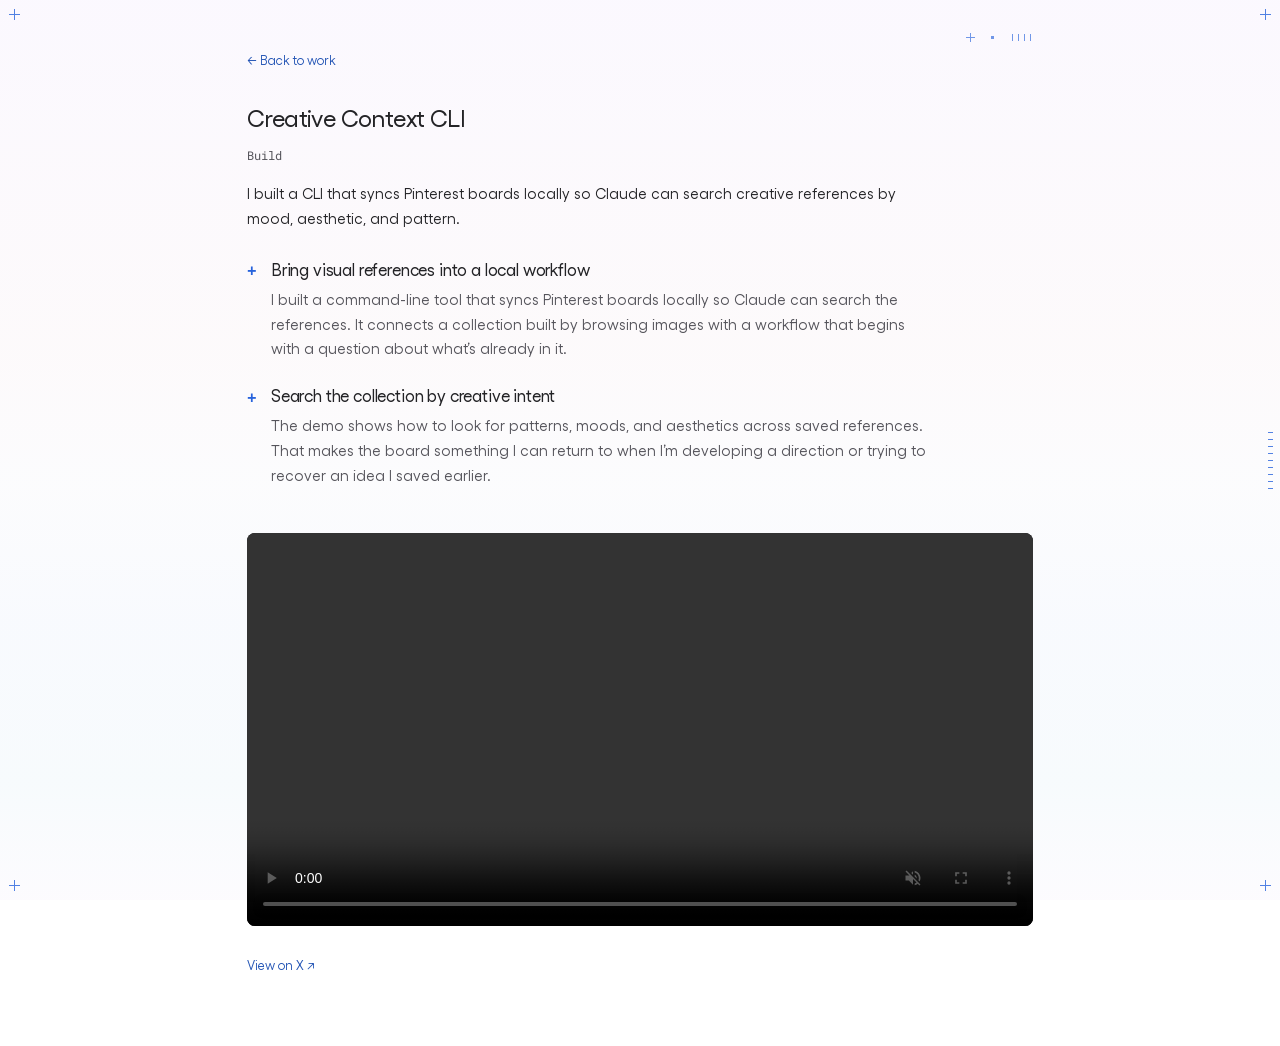
<file: creative-context-cli.html>
<!doctype html><html lang="en"><head><meta charset="utf-8"><meta name="viewport" content="width=device-width, initial-scale=1"><base href="./"><title>Creative Context CLI | Tarshaa Krishnaraj</title><link rel="stylesheet" href="style.css?v=published-20261116-2"><link rel="icon" href="icon.svg"><script src="projects.js?v=optimized-stills-20261116" defer></script><script src="app.js?v=published-20261116-2" defer></script><link rel="stylesheet" href="gellix-detail.css?v=published-20261116-2"><link rel="stylesheet" href="gellix-fonts.css?v=published-20261116-2"><link rel="stylesheet" href="roboto-mono.css?v=published-20261116-2"></head><body data-project="creative-context-cli"><div class="site-micrographics" aria-hidden="true"><i class="mark"></i><i class="mark"></i><i class="mark"></i><i class="mark"></i><i class="ticks"></i></div><main id="main" class="simple-detail"></main></body></html>
</file>
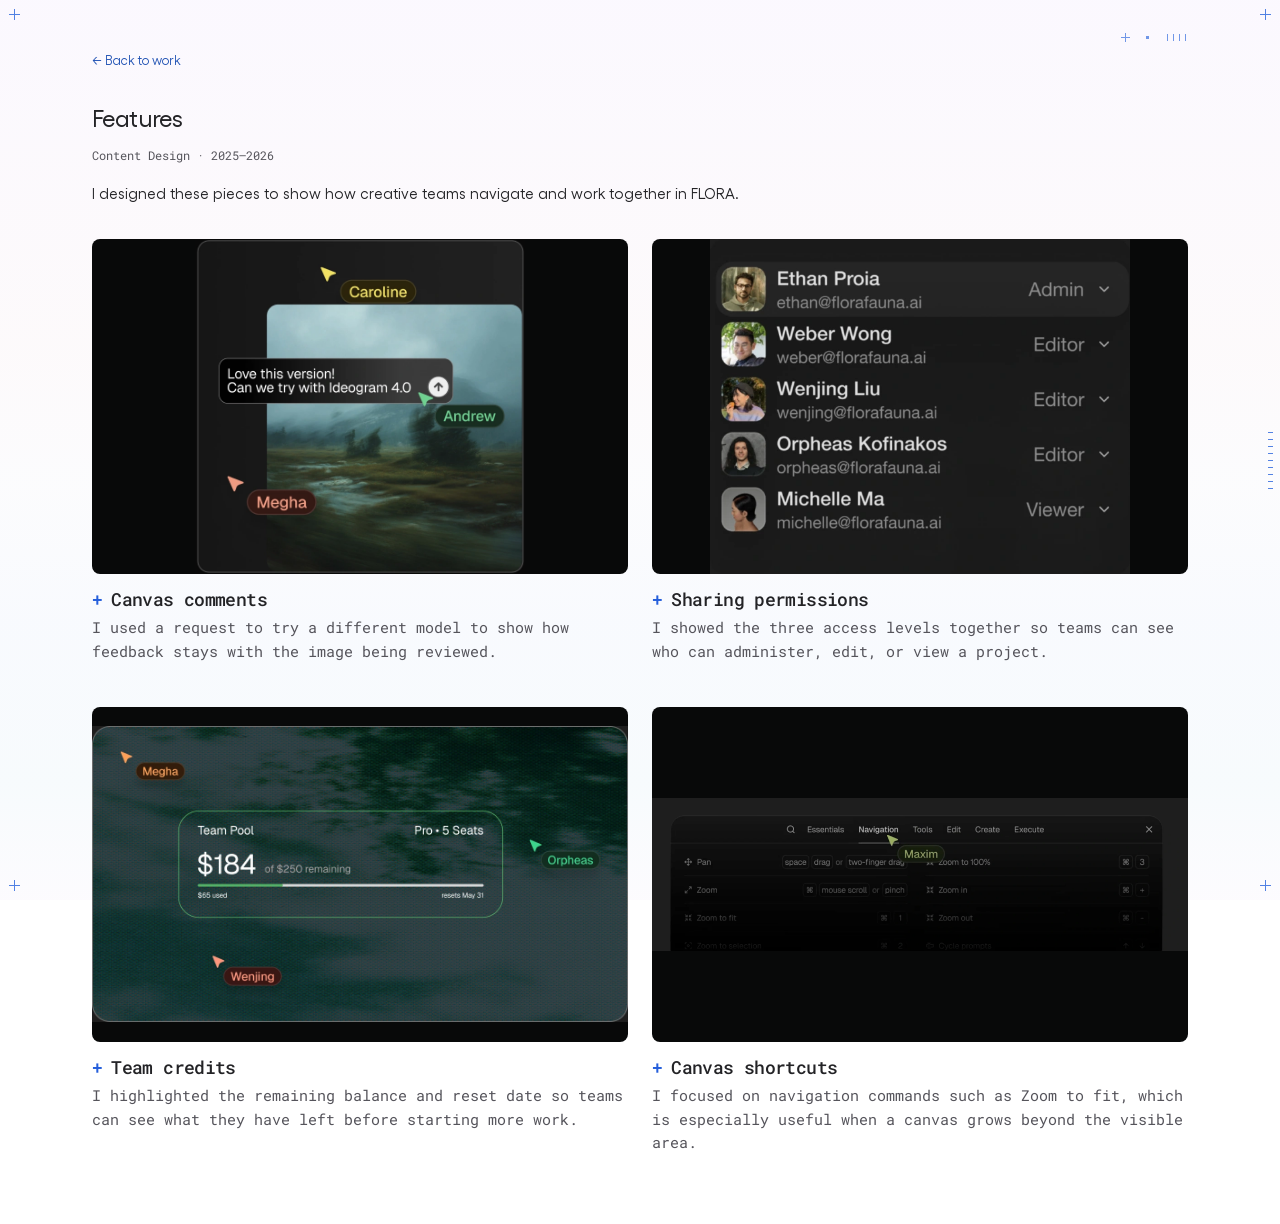
<file: feature-demos.html>
<!doctype html>
<html lang="en">
<head>
  <meta charset="utf-8">
  <meta name="viewport" content="width=device-width, initial-scale=1">
  <title>Features | Tarshaa Krishnaraj</title>
  <link rel="icon" href="icon.svg">
  <link rel="stylesheet" href="style.css?v=published-20261116-2">
  <link rel="stylesheet" href="gellix-detail.css?v=published-20261116-2">
  <link rel="stylesheet" href="gellix-fonts.css?v=published-20261116-2">
  <link rel="stylesheet" href="roboto-mono.css?v=published-20261116-2">
  <style>
    main.features-detail { width: min(1160px, 100%); }
    .feature-pieces {
      display: grid;
      grid-template-columns: repeat(2, minmax(0, 1fr));
      gap: 44px 24px;
      margin-top: 32px;
    }
    .feature-pieces figure { min-width: 0; margin: 0; }
    .feature-piece-image {
      display: flex;
      align-items: center;
      justify-content: center;
      aspect-ratio: 16 / 10;
      background: #080909;
      border-radius: 8px;
      overflow: hidden;
    }
    .feature-piece-image img { display: block; width: 100%; height: 100%; object-fit: contain; }
    .feature-pieces figcaption { padding-top: 14px; }
    .feature-pieces h2 { display: flex; align-items: center; gap: 9px; font-size: 18px; font-weight: 500; }
    .feature-pieces h2 span { color: var(--blue, #245edb); }
    .feature-pieces p { margin-top: 6px; color: var(--muted); font-size: 15px; line-height: 1.55; }
    @media (max-width: 680px) {
      .feature-pieces { grid-template-columns: minmax(0, 1fr); gap: 32px; }
    }
  </style>
</head>
<body>
  <div class="site-micrographics" aria-hidden="true"><i class="mark"></i><i class="mark"></i><i class="mark"></i><i class="mark"></i><i class="ticks"></i></div>
  <main class="simple-detail features-detail">
    <a class="detail-back" href="./#feature-demos">← Back to work</a>
    <h1>Features</h1>
    <p class="detail-meta">Content Design · 2025–2026</p>
    <p class="detail-description">I designed these pieces to show how creative teams navigate and work together in FLORA.</p>
    <section class="feature-pieces" aria-label="FLORA feature content">
      <figure>
        <div class="feature-piece-image">
          <img src="assets/features-canvas-comments.webp" width="726" height="736" alt="A comment requesting another model sits beside the image on a shared canvas" decoding="async">
        </div>
        <figcaption>
          <h2><span aria-hidden="true">+</span> Canvas comments</h2>
          <p>I used a request to try a different model to show how feedback stays with the image being reviewed.</p>
        </figcaption>
      </figure>
      <figure>
        <div class="feature-piece-image">
          <img src="assets/features-sharing-permissions.webp" width="626" height="500" alt="A sharing menu lists collaborators with Admin, Editor, and Viewer access" decoding="async">
        </div>
        <figcaption>
          <h2><span aria-hidden="true">+</span> Sharing permissions</h2>
          <p>I showed the three access levels together so teams can see who can administer, edit, or view a project.</p>
        </figcaption>
      </figure>
      <figure>
        <div class="feature-piece-image">
          <img src="assets/features-team-credits.webp" width="1192" height="658" alt="The Team Pool panel shows usage, remaining credits, and the reset date" loading="lazy" decoding="async">
        </div>
        <figcaption>
          <h2><span aria-hidden="true">+</span> Team credits</h2>
          <p>I highlighted the remaining balance and reset date so teams can see what they have left before starting more work.</p>
        </figcaption>
      </figure>
      <figure>
        <div class="feature-piece-image">
          <img src="assets/features-keyboard-shortcuts.webp" width="2042" height="582" alt="The Navigation tab lists shortcuts for panning, zooming, and fitting the canvas to view" loading="lazy" decoding="async">
        </div>
        <figcaption>
          <h2><span aria-hidden="true">+</span> Canvas shortcuts</h2>
          <p>I focused on navigation commands such as Zoom to fit, which is especially useful when a canvas grows beyond the visible area.</p>
        </figcaption>
      </figure>
    </section>
  </main>
</body>
</html>
</file>
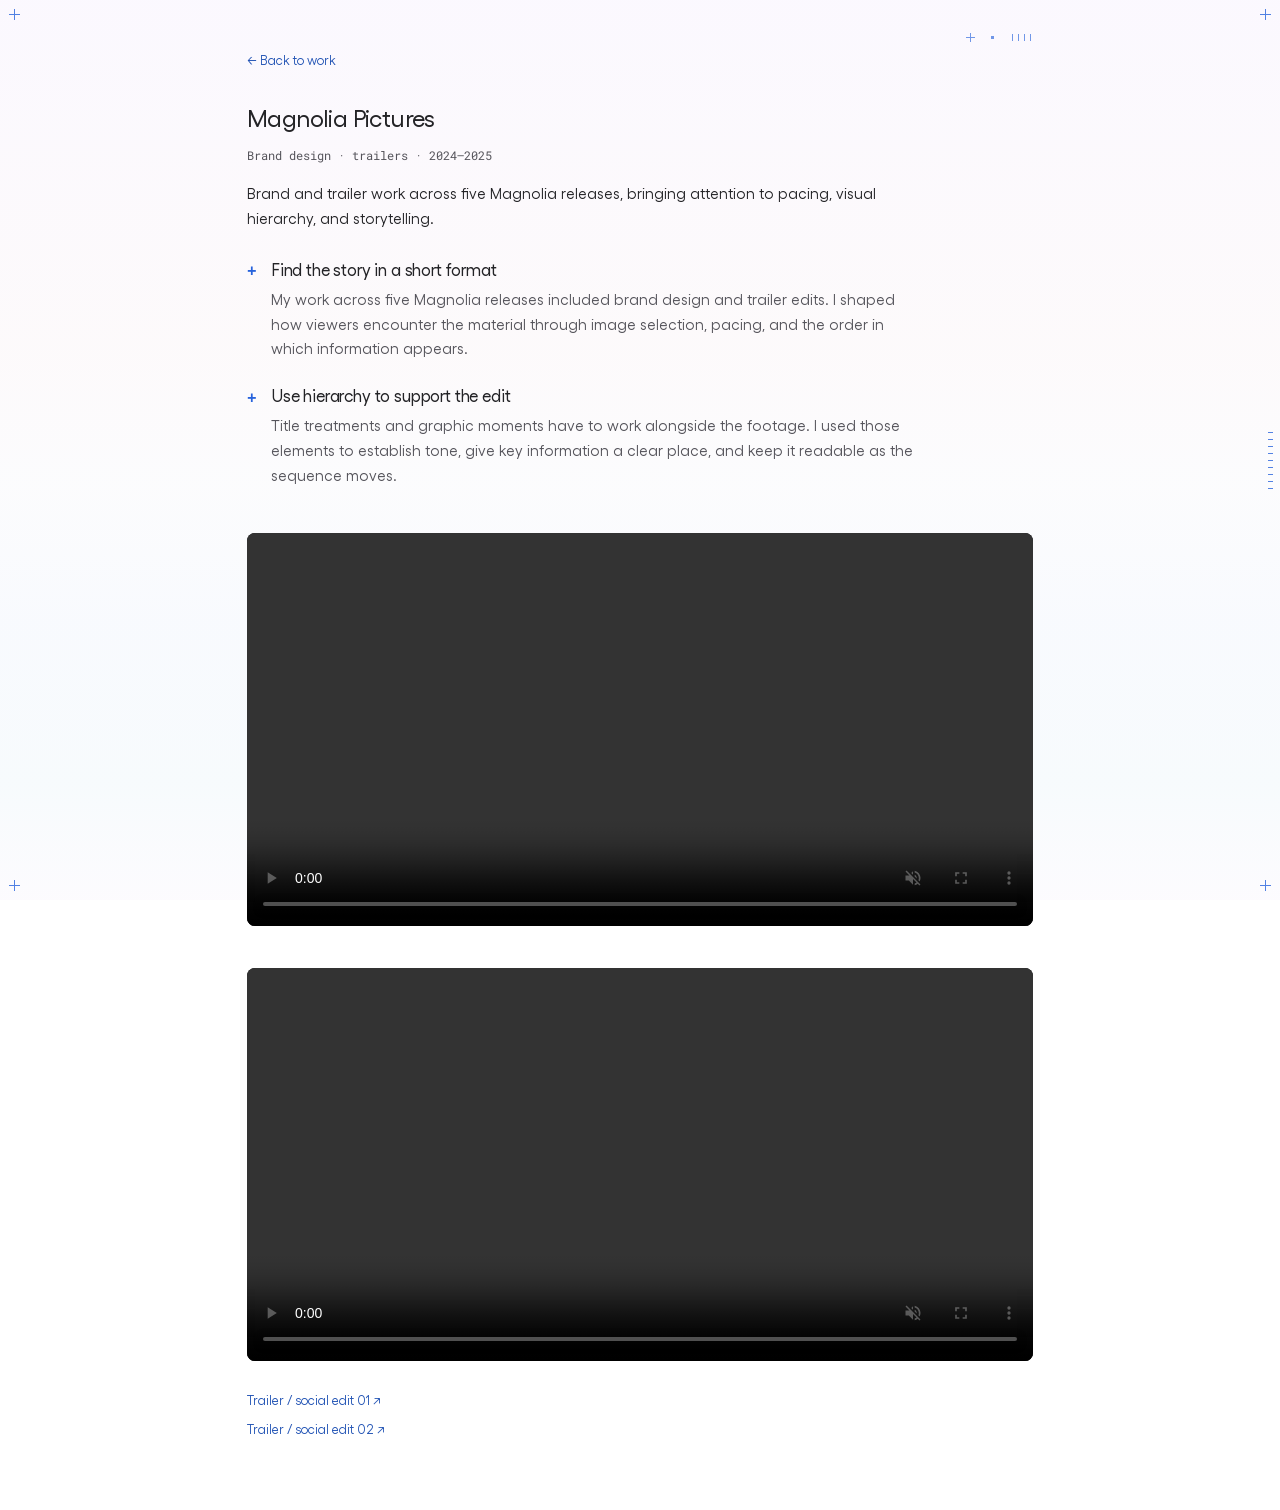
<file: film.html>
<!doctype html><html lang="en"><head><meta charset="utf-8"><meta name="viewport" content="width=device-width, initial-scale=1"><base href="./"><title>Magnolia Pictures | Tarshaa Krishnaraj</title><link rel="stylesheet" href="style.css?v=published-20261116-2"><link rel="icon" href="icon.svg"><script src="projects.js?v=optimized-stills-20261116" defer></script><script src="app.js?v=published-20261116-2" defer></script><link rel="stylesheet" href="gellix-detail.css?v=published-20261116-2"><link rel="stylesheet" href="gellix-fonts.css?v=published-20261116-2"><link rel="stylesheet" href="roboto-mono.css?v=published-20261116-2"></head><body data-project="film"><div class="site-micrographics" aria-hidden="true"><i class="mark"></i><i class="mark"></i><i class="mark"></i><i class="mark"></i><i class="ticks"></i></div><main id="main" class="simple-detail"></main></body></html>
</file>
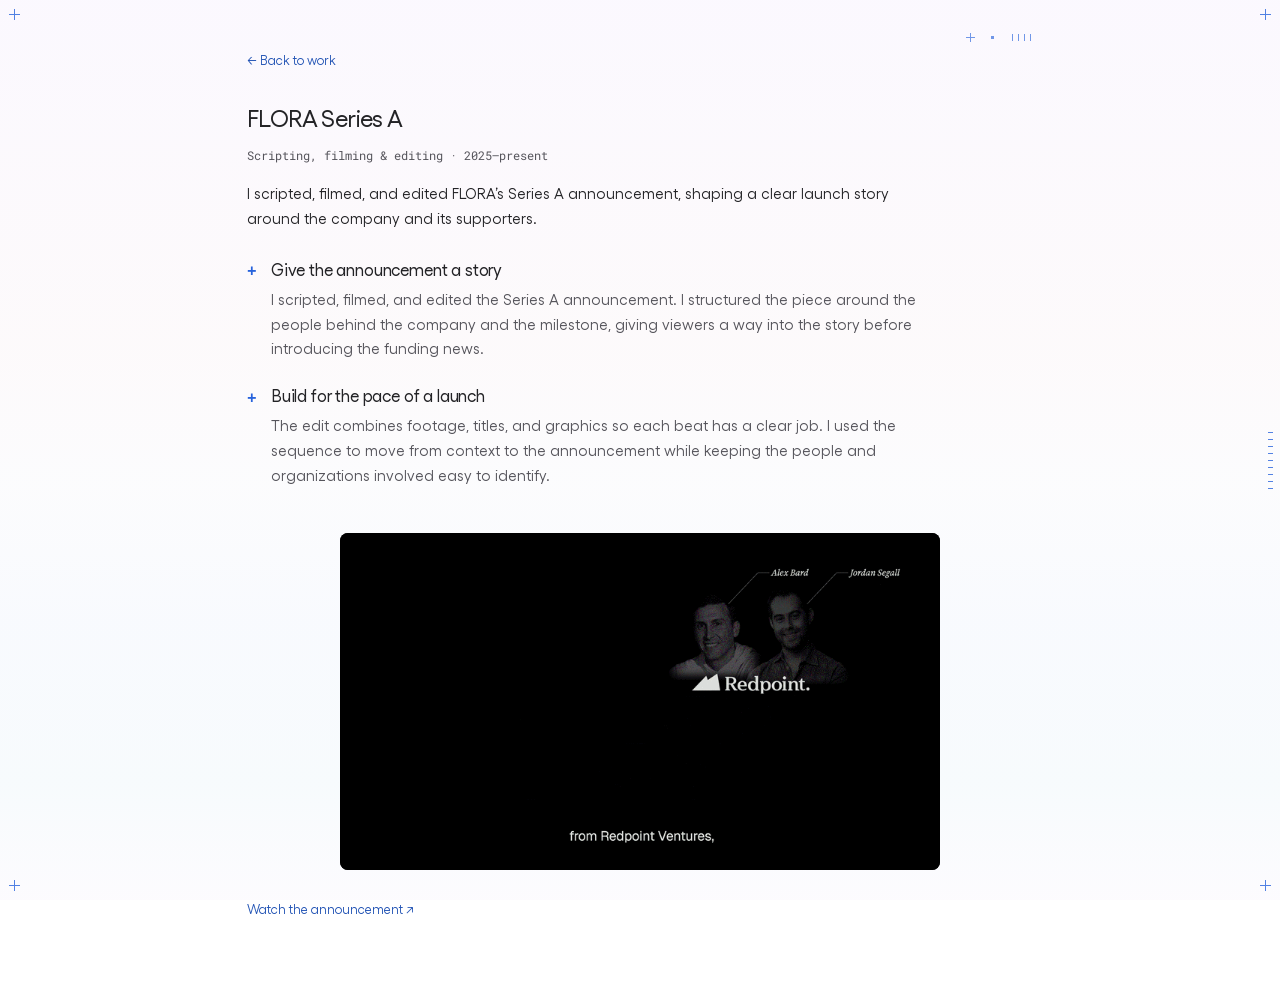
<file: fundraise.html>
<!doctype html><html lang="en"><head><meta charset="utf-8"><meta name="viewport" content="width=device-width, initial-scale=1"><base href="./"><title>FLORA Series A | Tarshaa Krishnaraj</title><link rel="stylesheet" href="style.css?v=published-20261116-2"><link rel="icon" href="icon.svg"><script src="projects.js?v=optimized-stills-20261116" defer></script><script src="app.js?v=published-20261116-2" defer></script><link rel="stylesheet" href="gellix-detail.css?v=published-20261116-2"><link rel="stylesheet" href="gellix-fonts.css?v=published-20261116-2"><link rel="stylesheet" href="roboto-mono.css?v=published-20261116-2"></head><body data-project="fundraise"><div class="site-micrographics" aria-hidden="true"><i class="mark"></i><i class="mark"></i><i class="mark"></i><i class="mark"></i><i class="ticks"></i></div><main id="main" class="simple-detail"></main></body></html>
</file>
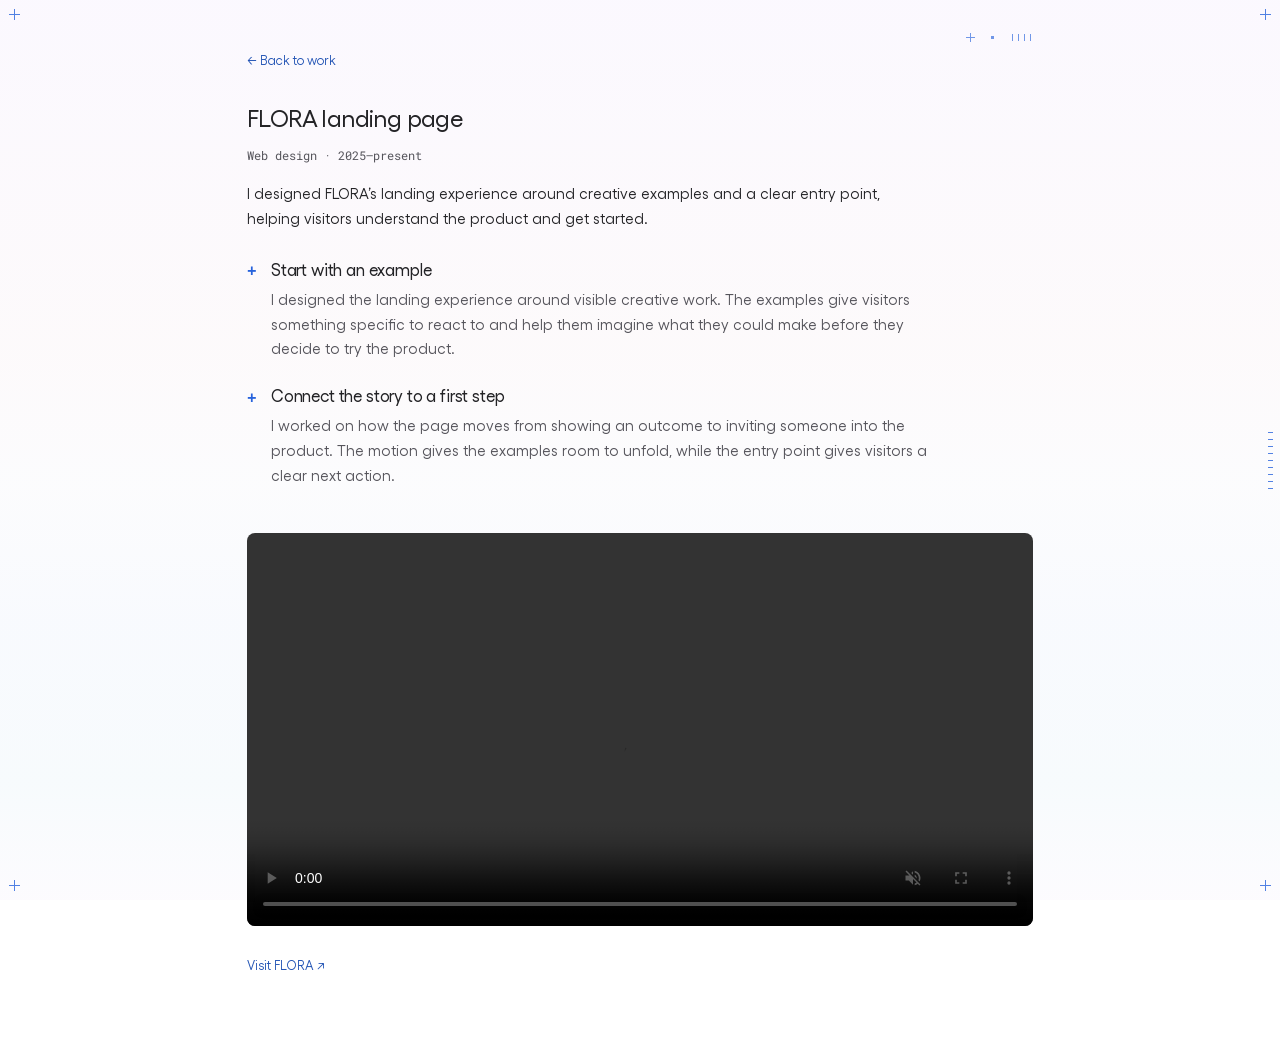
<file: landing.html>
<!doctype html><html lang="en"><head><meta charset="utf-8"><meta name="viewport" content="width=device-width, initial-scale=1"><base href="./"><title>FLORA landing page | Tarshaa Krishnaraj</title><link rel="stylesheet" href="style.css?v=published-20261116-2"><link rel="icon" href="icon.svg"><script src="projects.js?v=optimized-stills-20261116" defer></script><script src="app.js?v=published-20261116-2" defer></script><style>body[data-project="landing"] .detail-media > .uncropped-video { background: transparent; }</style><link rel="stylesheet" href="gellix-detail.css?v=published-20261116-2"><link rel="stylesheet" href="gellix-fonts.css?v=published-20261116-2"><link rel="stylesheet" href="roboto-mono.css?v=published-20261116-2"></head><body data-project="landing"><div class="site-micrographics" aria-hidden="true"><i class="mark"></i><i class="mark"></i><i class="mark"></i><i class="mark"></i><i class="ticks"></i></div><main id="main" class="simple-detail"></main></body></html>
</file>
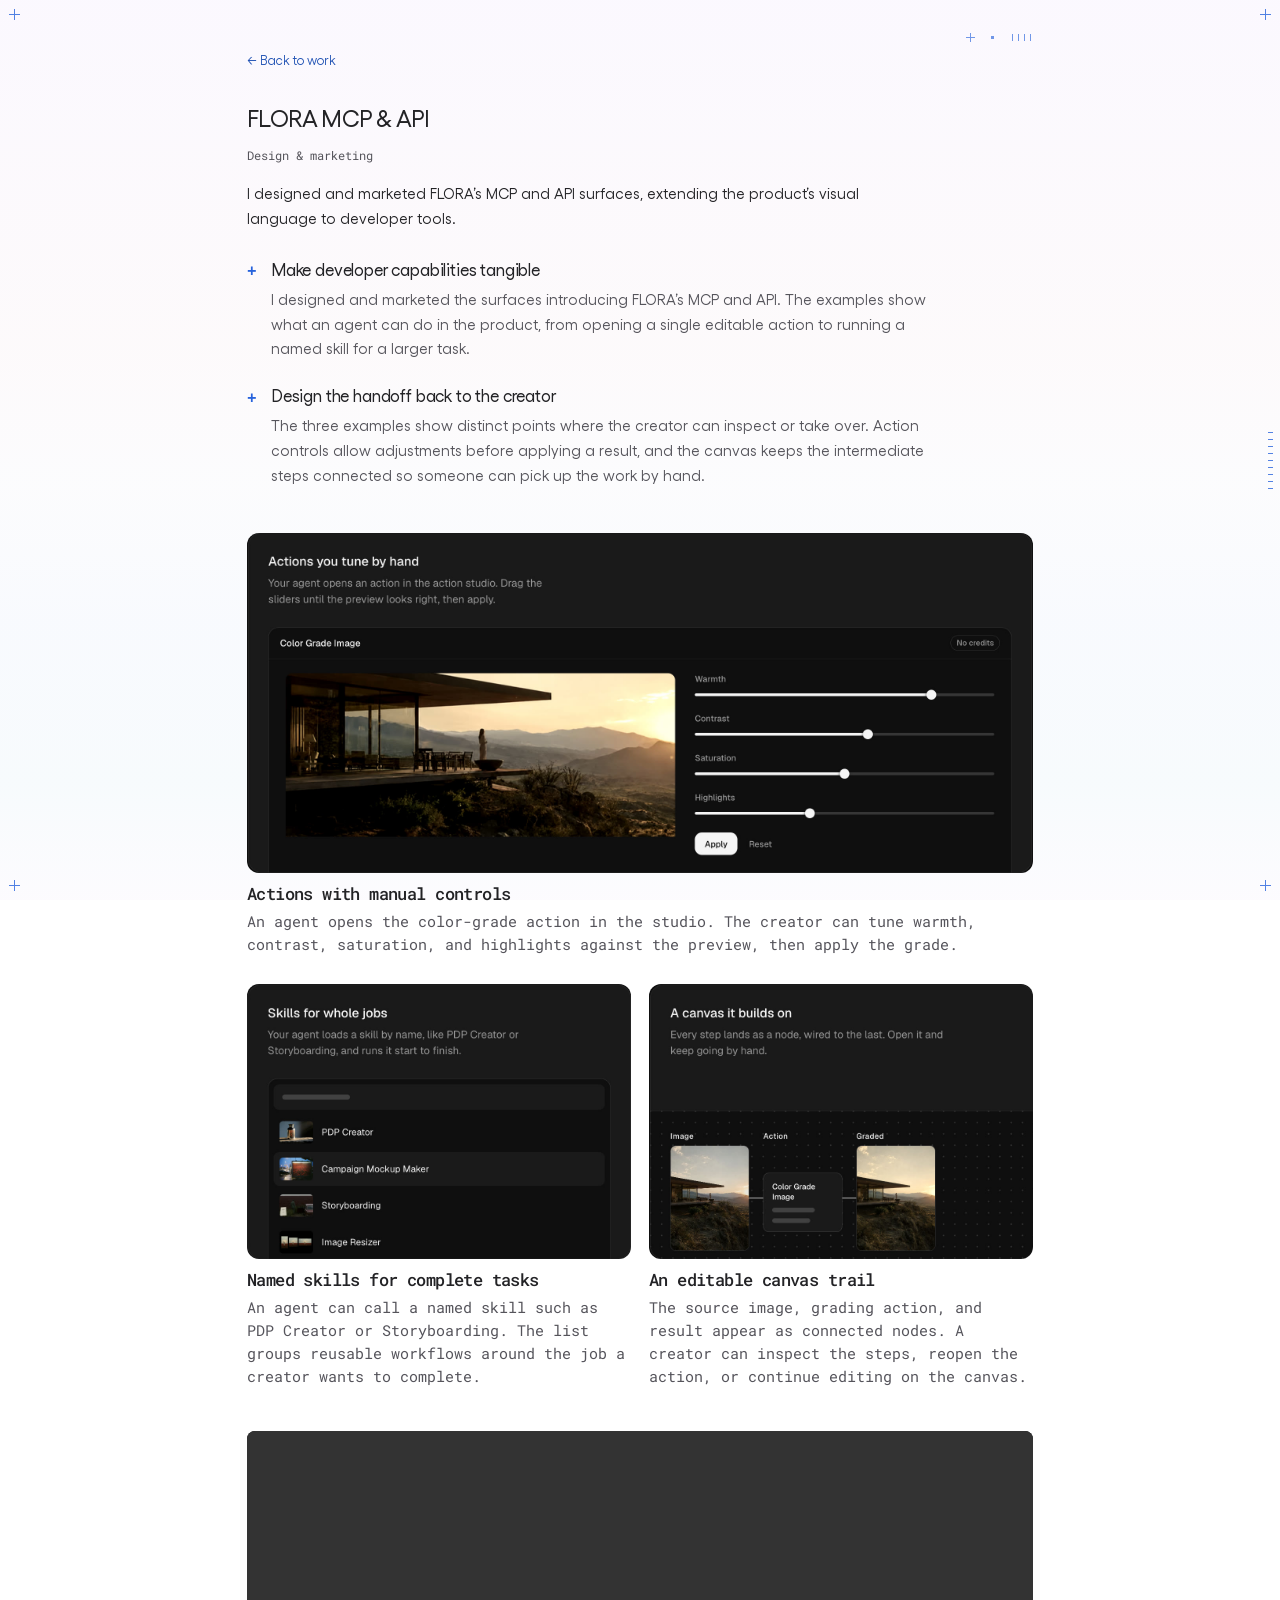
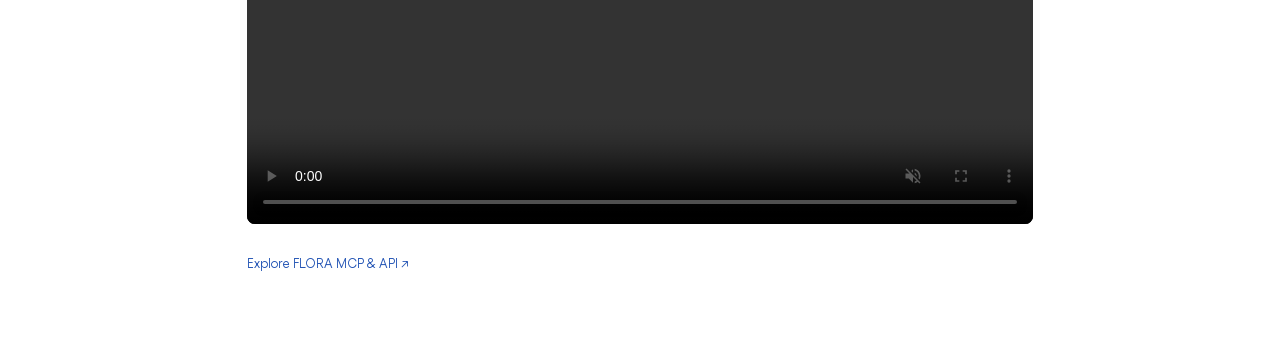
<file: mcp-api.html>
<!doctype html><html lang="en"><head><meta charset="utf-8"><meta name="viewport" content="width=device-width, initial-scale=1"><base href="./"><title>FLORA MCP & API | Tarshaa Krishnaraj</title><link rel="stylesheet" href="style.css?v=published-20261116-2"><link rel="icon" href="icon.svg"><script src="projects.js?v=optimized-stills-20261116" defer></script><script src="app.js?v=published-20261116-2" defer></script><link rel="stylesheet" href="gellix-detail.css?v=published-20261116-2"><link rel="stylesheet" href="gellix-fonts.css?v=published-20261116-2"><link rel="stylesheet" href="roboto-mono.css?v=published-20261116-2"></head><body data-project="mcp-api"><div class="site-micrographics" aria-hidden="true"><i class="mark"></i><i class="mark"></i><i class="mark"></i><i class="mark"></i><i class="ticks"></i></div><main id="main" class="simple-detail"></main></body></html>
</file>
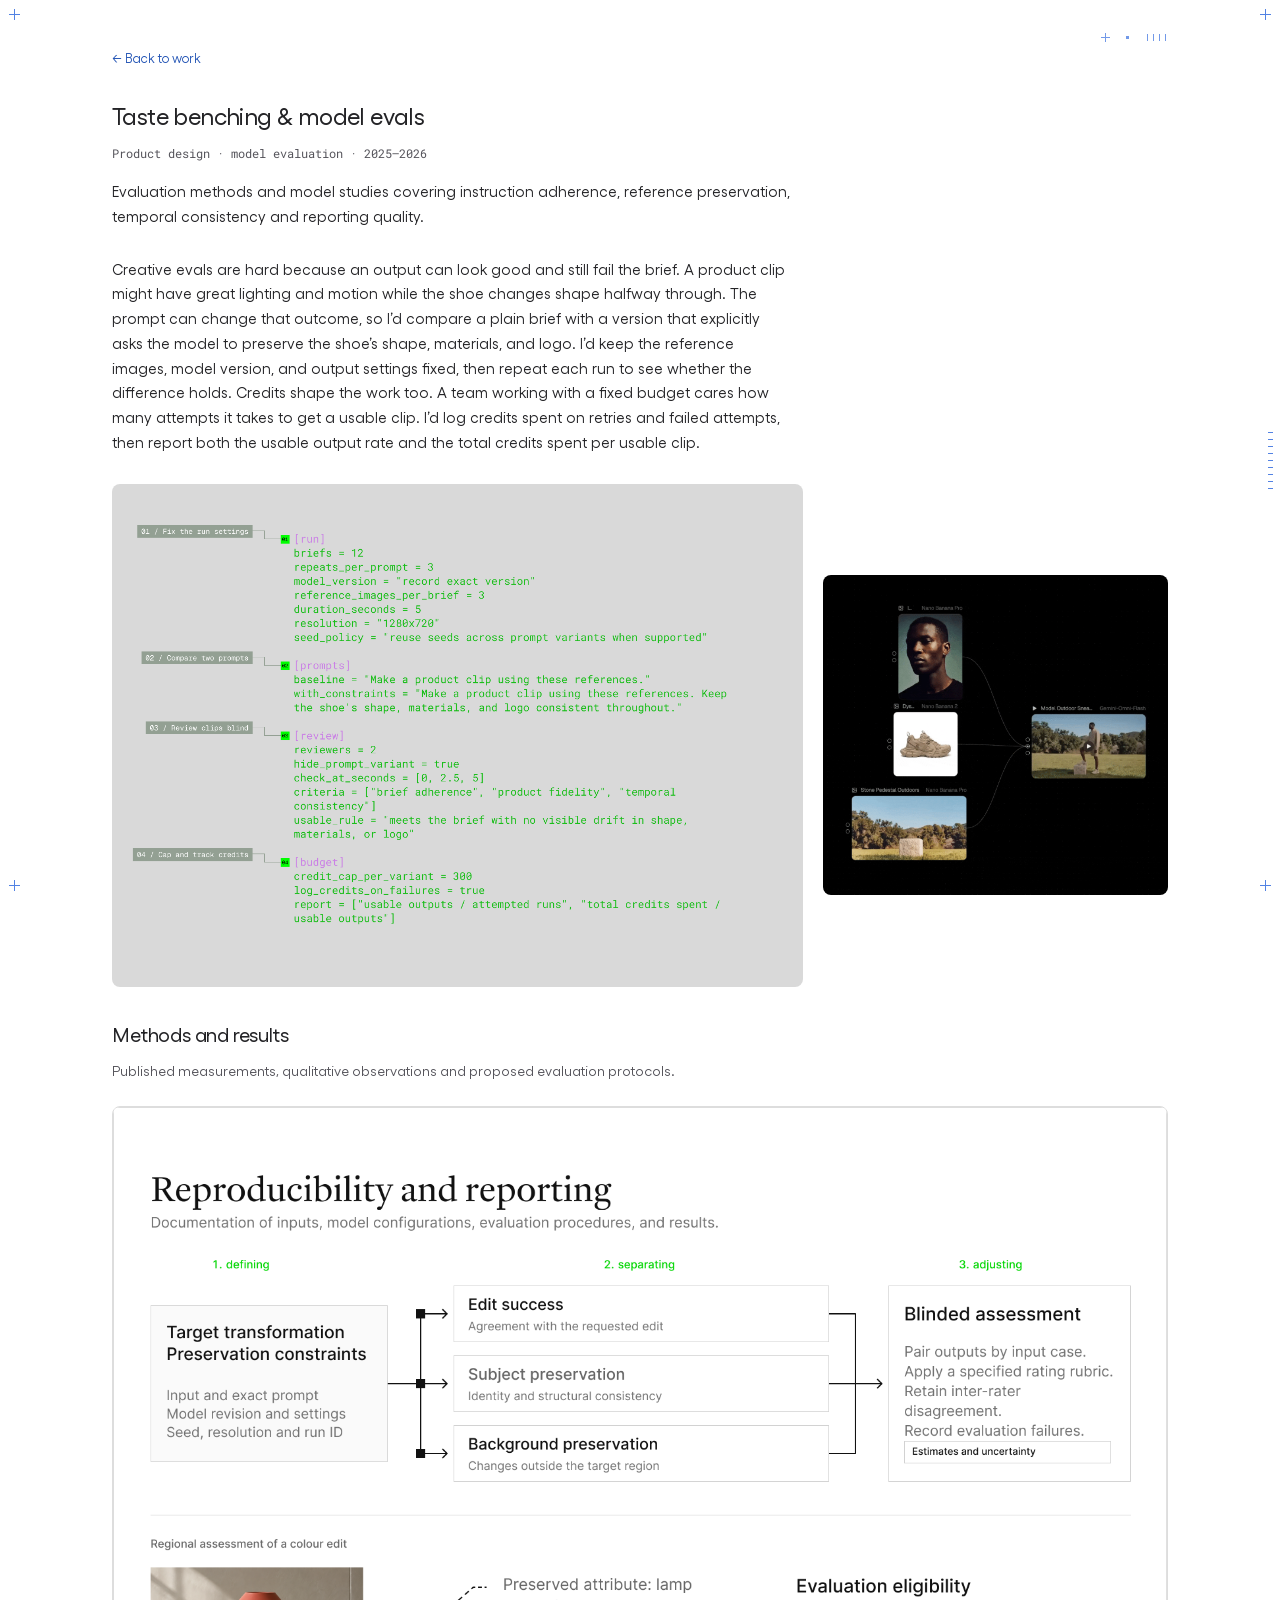
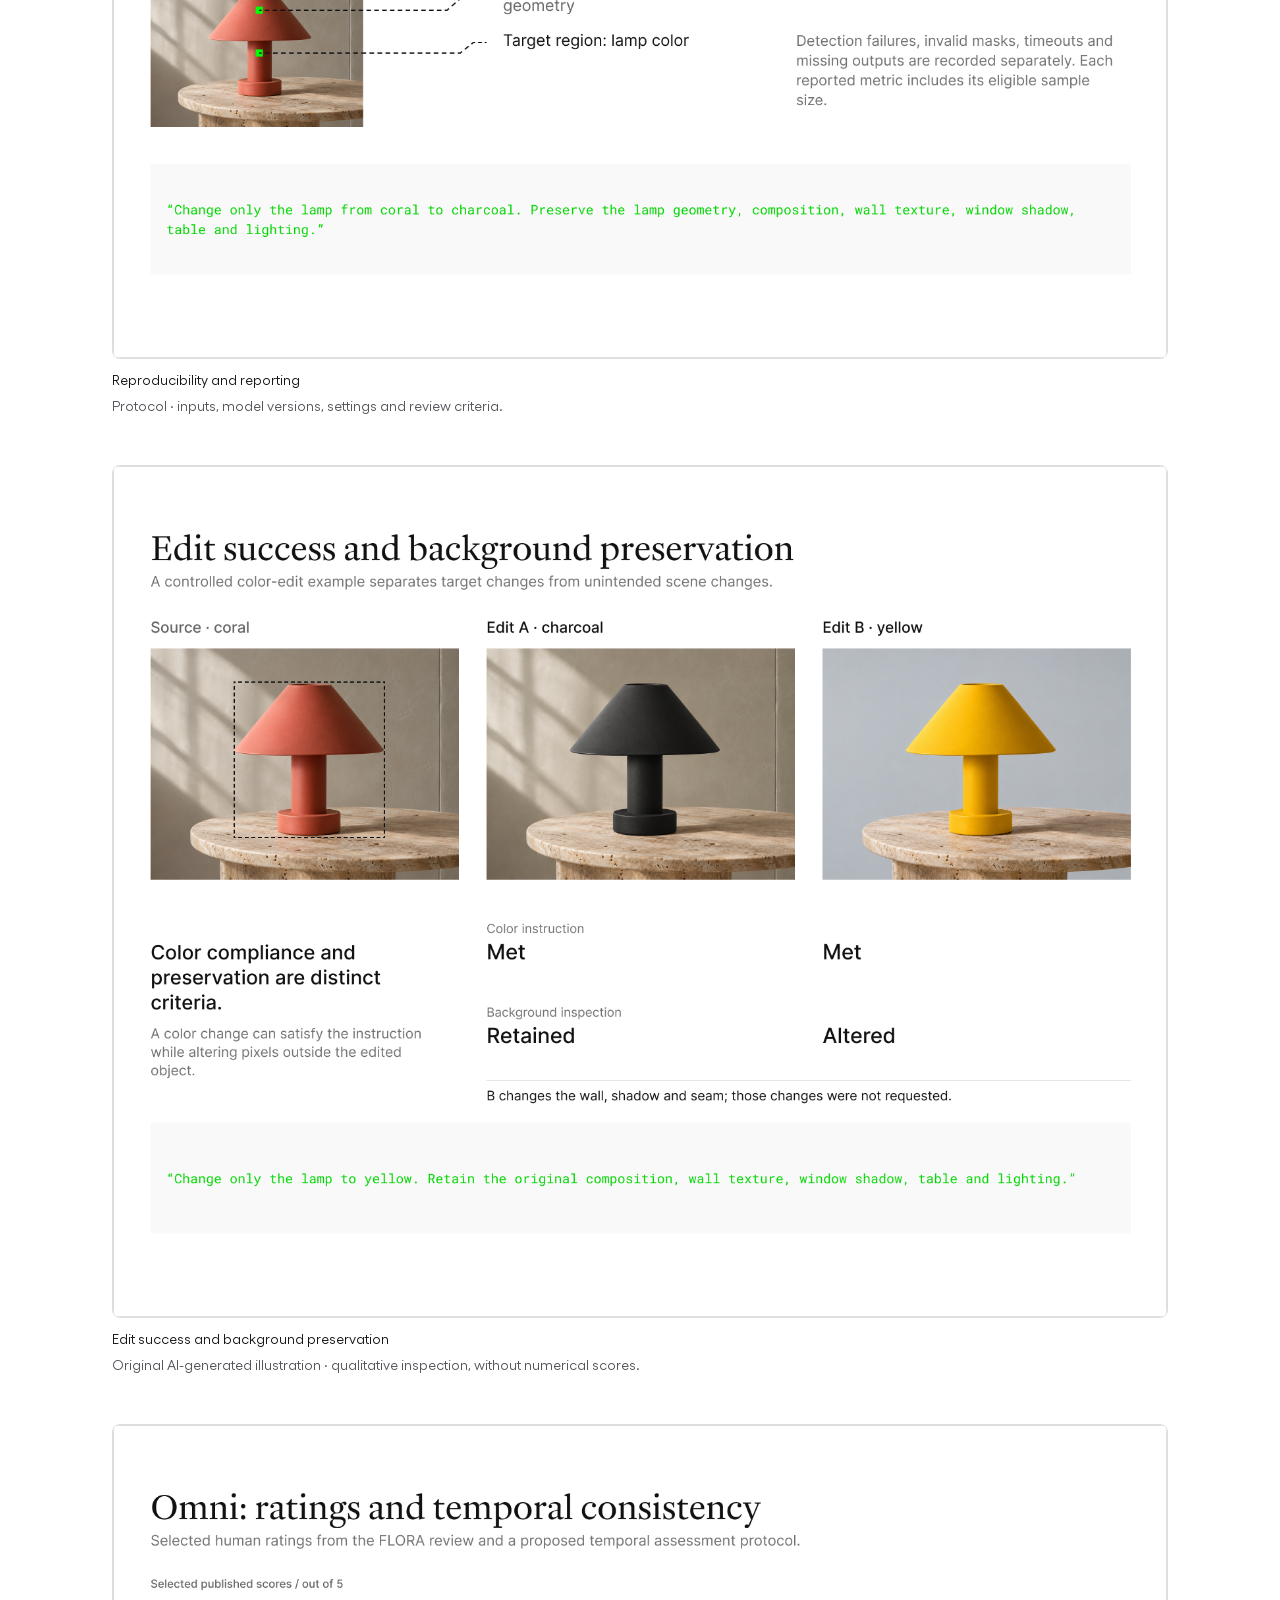
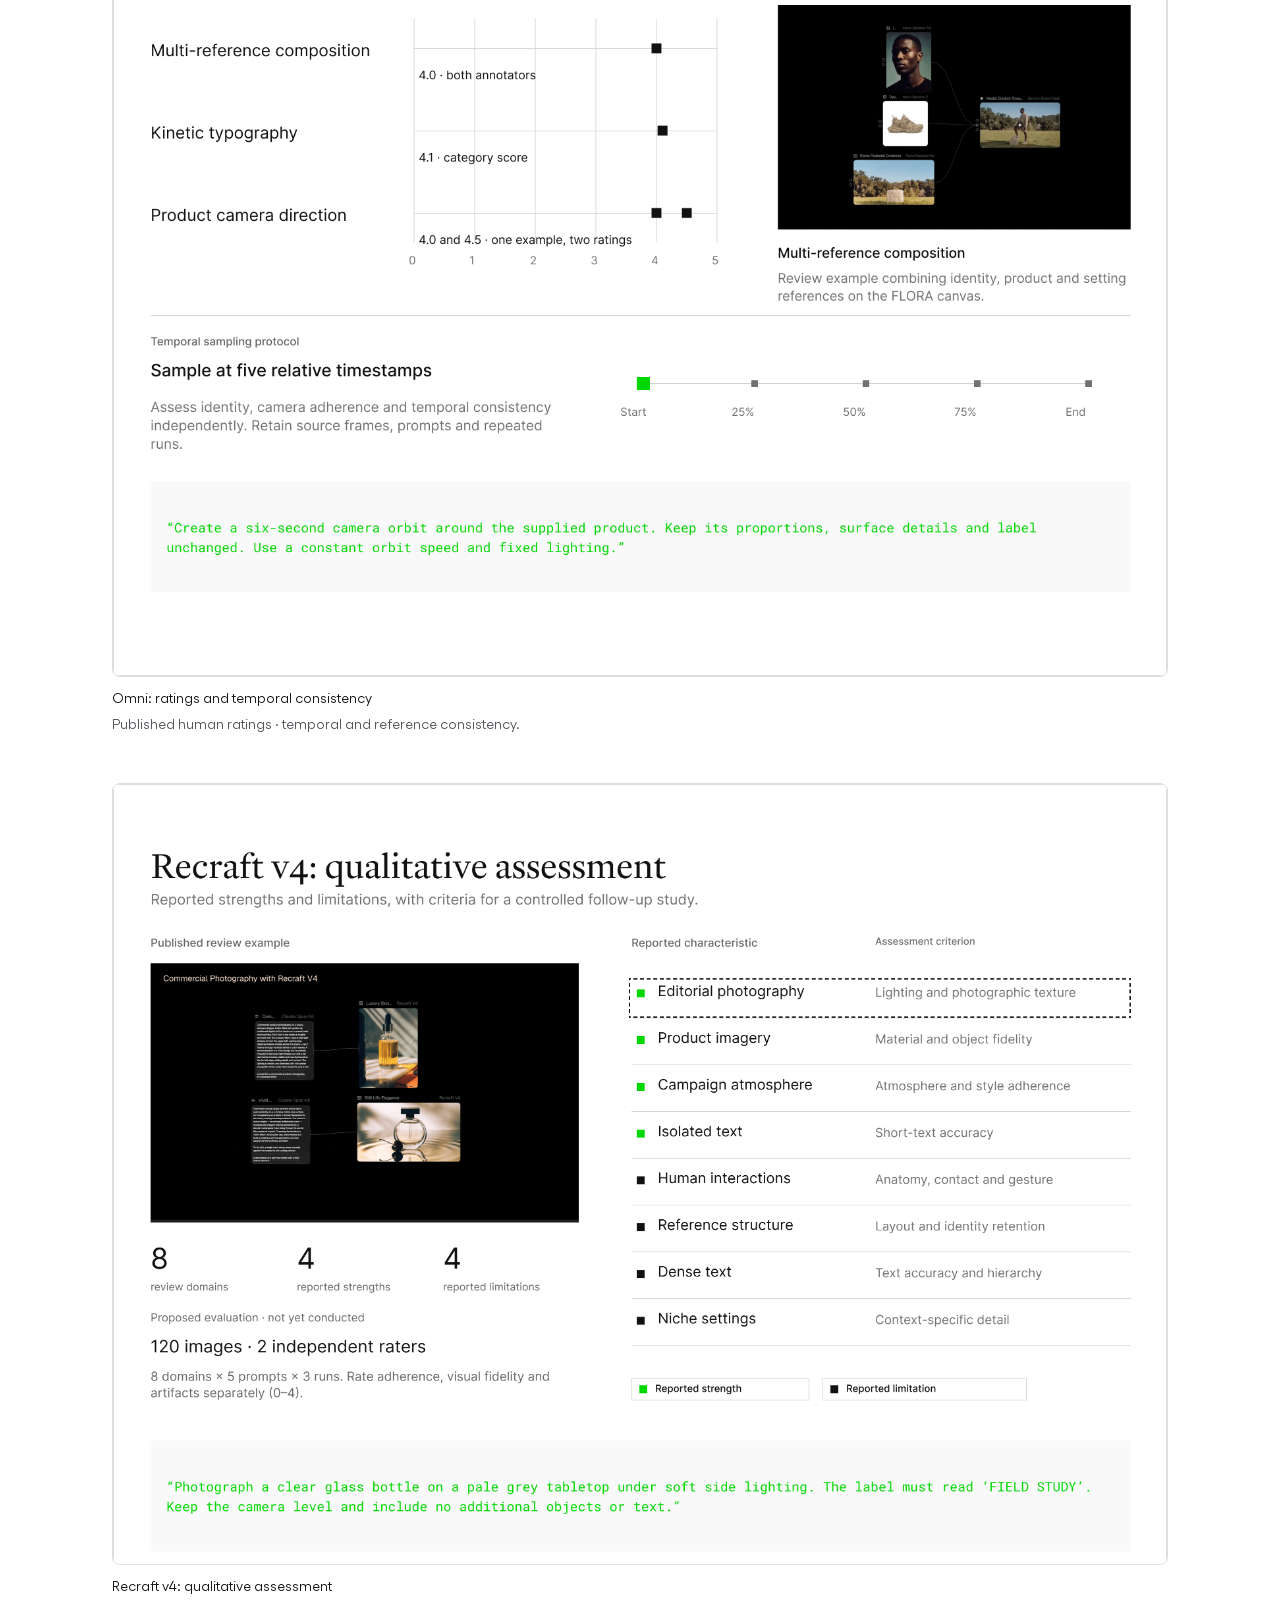
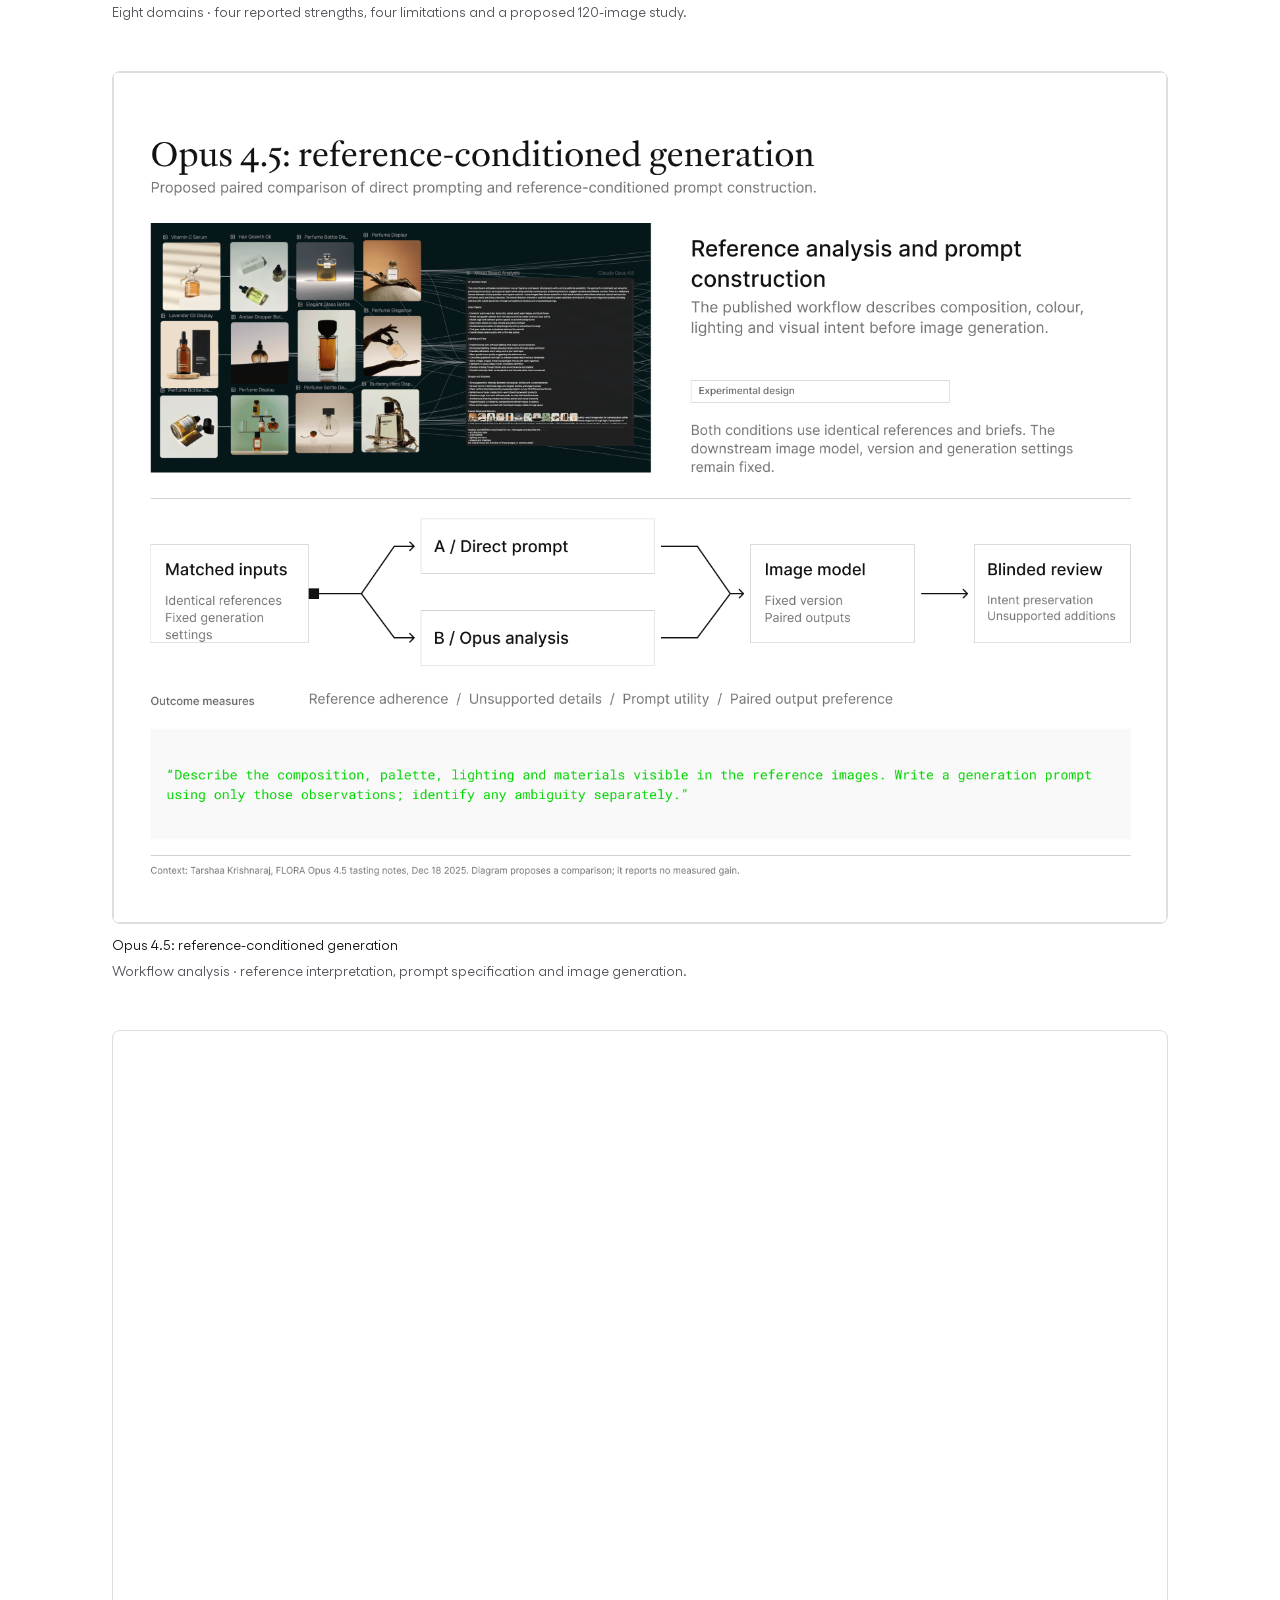
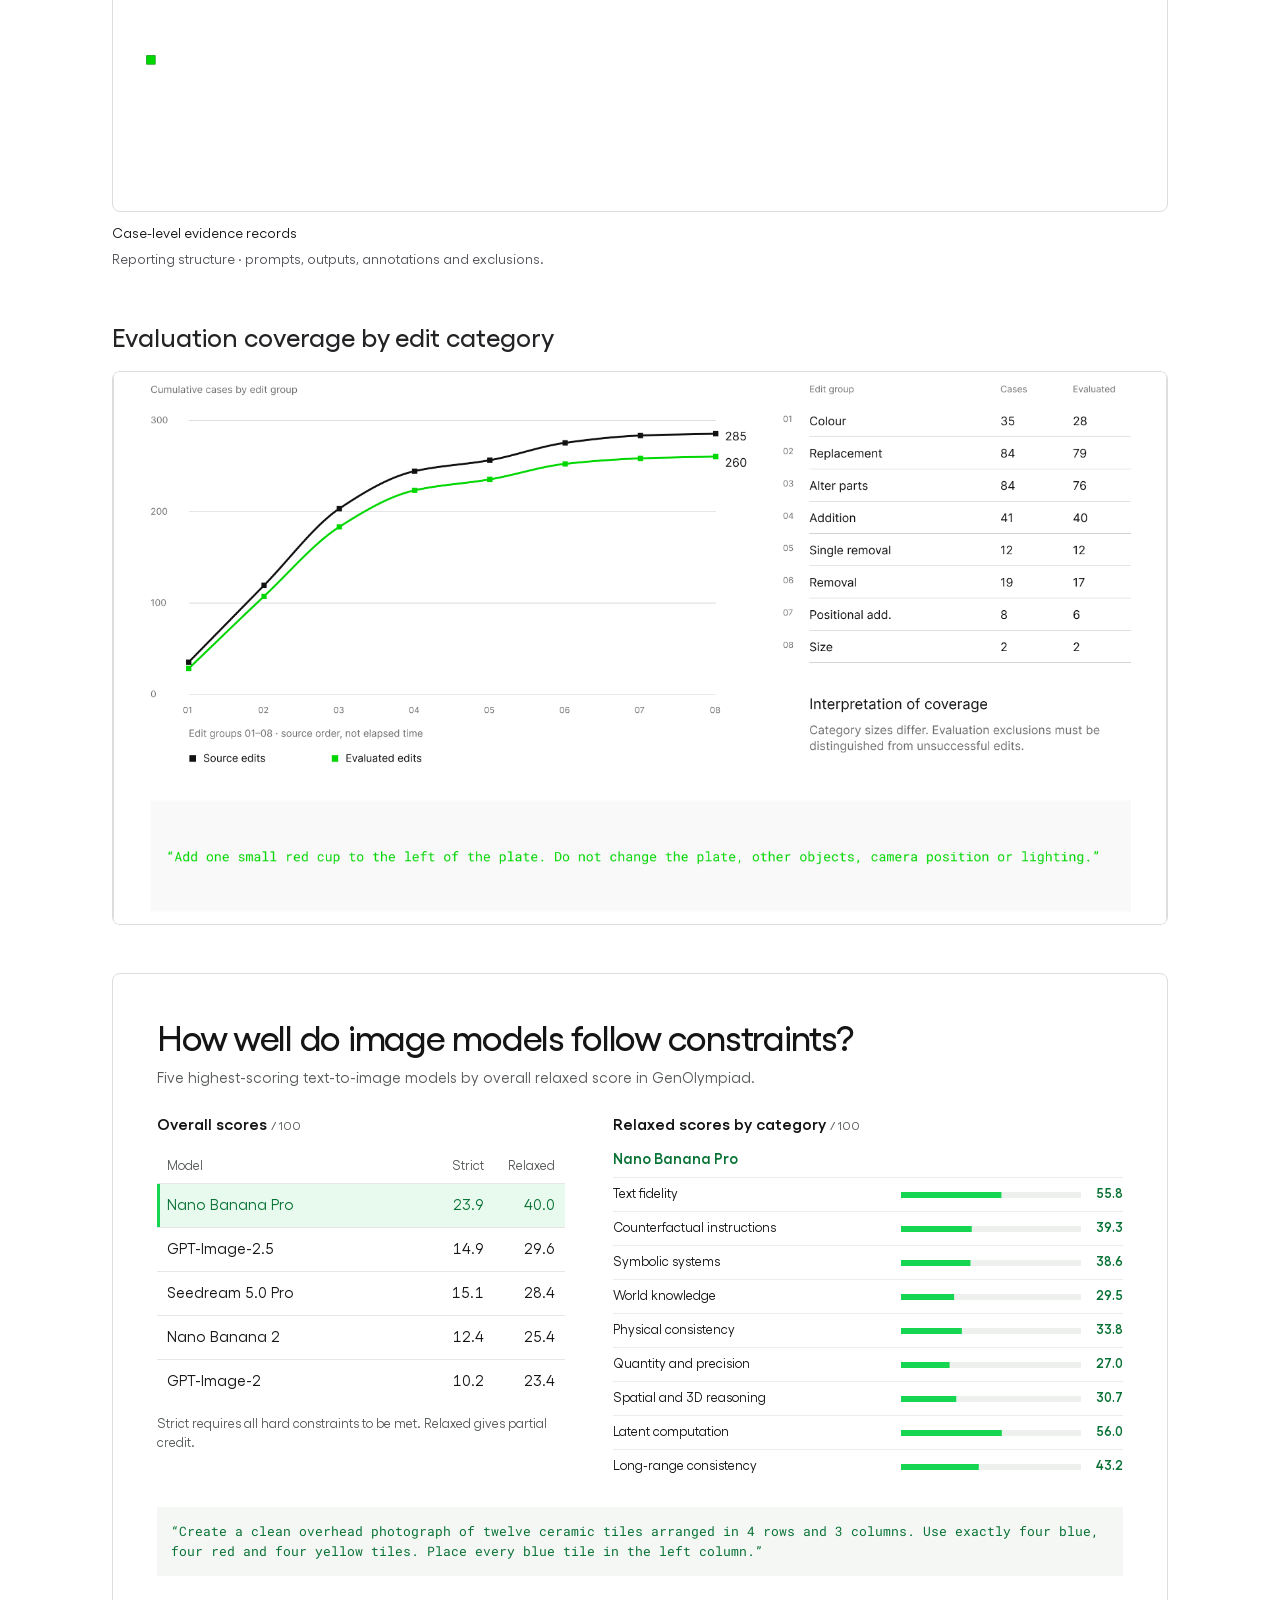
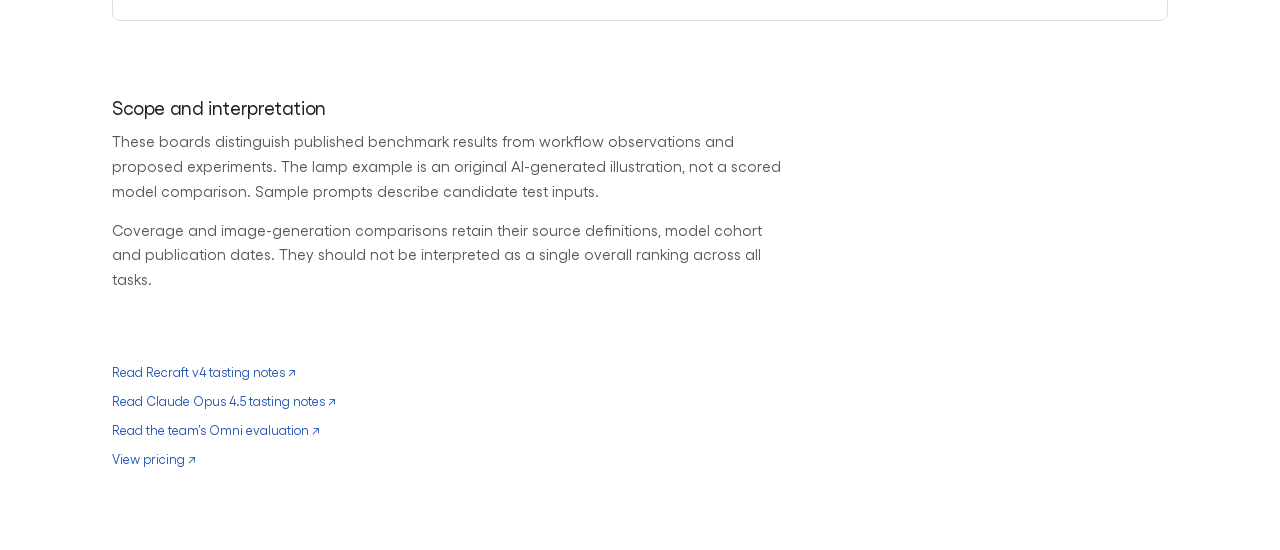
<file: models.html>
<!doctype html><html lang="en"><head><meta charset="utf-8"><meta name="viewport" content="width=device-width, initial-scale=1"><base href="./"><title>Taste benching & model evals | Tarshaa Krishnaraj</title><link rel="stylesheet" href="style.css?v=published-20261116-2"><link rel="icon" href="icon.svg"><script src="projects.js?v=field-guide-grid-20261124" defer></script><script src="evaluation-study.js?v=coverage-evidence-20261125" defer></script><script src="app.js?v=eval-image-pair-20261120" defer></script><link rel="stylesheet" href="gellix-detail.css?v=published-20261116-2"><link rel="stylesheet" href="gellix-fonts.css?v=published-20261116-2"><link rel="stylesheet" href="roboto-mono.css?v=published-20261116-2"><link rel="stylesheet" href="evaluation-study.css?v=coverage-evidence-20261125"><style>.eval-settings-pair{display:grid;grid-template-columns:minmax(0,2fr) minmax(0,1fr);gap:20px;align-items:center;margin-bottom:36px}
.eval-settings-pair figure{min-width:0;margin:0}
.eval-settings-example img{aspect-ratio:1.08;object-fit:cover;object-position:center}
@media(max-width:760px){.eval-settings-pair{grid-template-columns:minmax(0,1fr);gap:16px}}.eval-settings-art{display:block}.eval-settings-art img{display:block;width:100%;height:auto;border-radius:8px}</style></head><body data-project="models"><div class="site-micrographics" aria-hidden="true"><i class="mark"></i><i class="mark"></i><i class="mark"></i><i class="mark"></i><i class="ticks"></i></div><main id="main" class="simple-detail"></main></body></html>
</file>
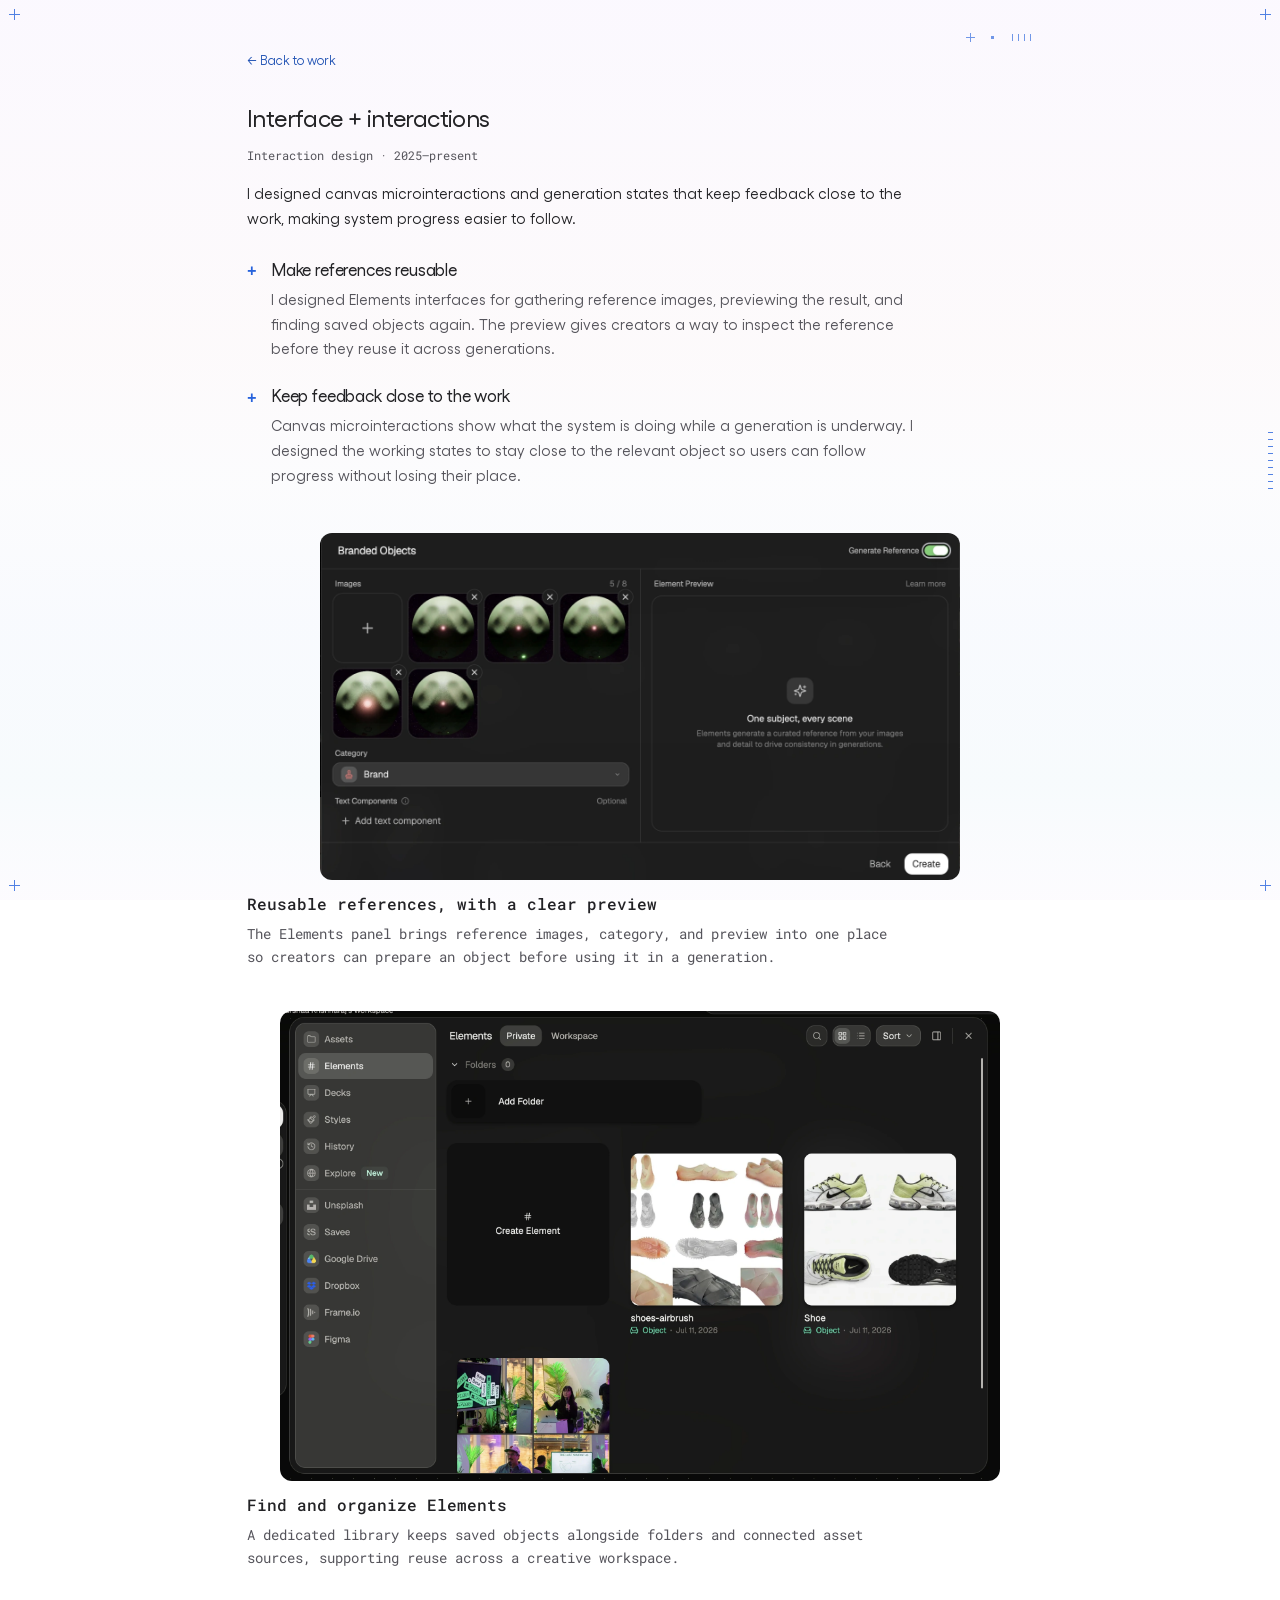
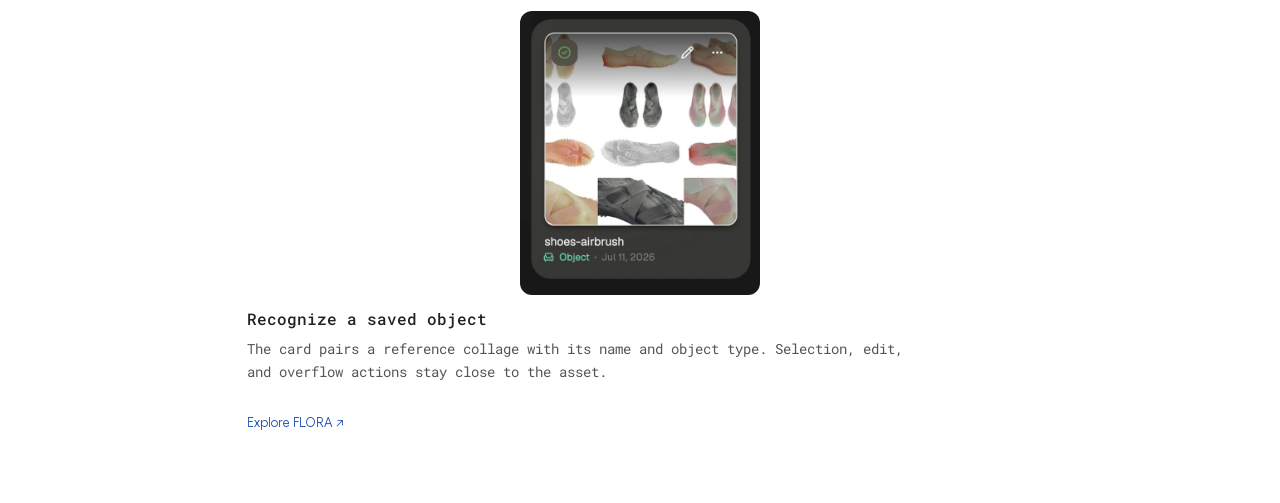
<file: motion.html>
<!doctype html><html lang="en"><head><meta charset="utf-8"><meta name="viewport" content="width=device-width, initial-scale=1"><base href="./"><title>Interface + interactions | Tarshaa Krishnaraj</title><link rel="stylesheet" href="style.css?v=published-20261116-2"><link rel="icon" href="icon.svg"><script src="projects.js?v=interface-interactions-20261120" defer></script><script src="app.js?v=published-20261116-2" defer></script><link rel="stylesheet" href="gellix-detail.css?v=published-20261116-2"><link rel="stylesheet" href="gellix-fonts.css?v=published-20261116-2"><link rel="stylesheet" href="roboto-mono.css?v=published-20261116-2"></head><body data-project="motion"><div class="site-micrographics" aria-hidden="true"><i class="mark"></i><i class="mark"></i><i class="mark"></i><i class="mark"></i><i class="ticks"></i></div><main id="main" class="simple-detail"></main></body></html>
</file>
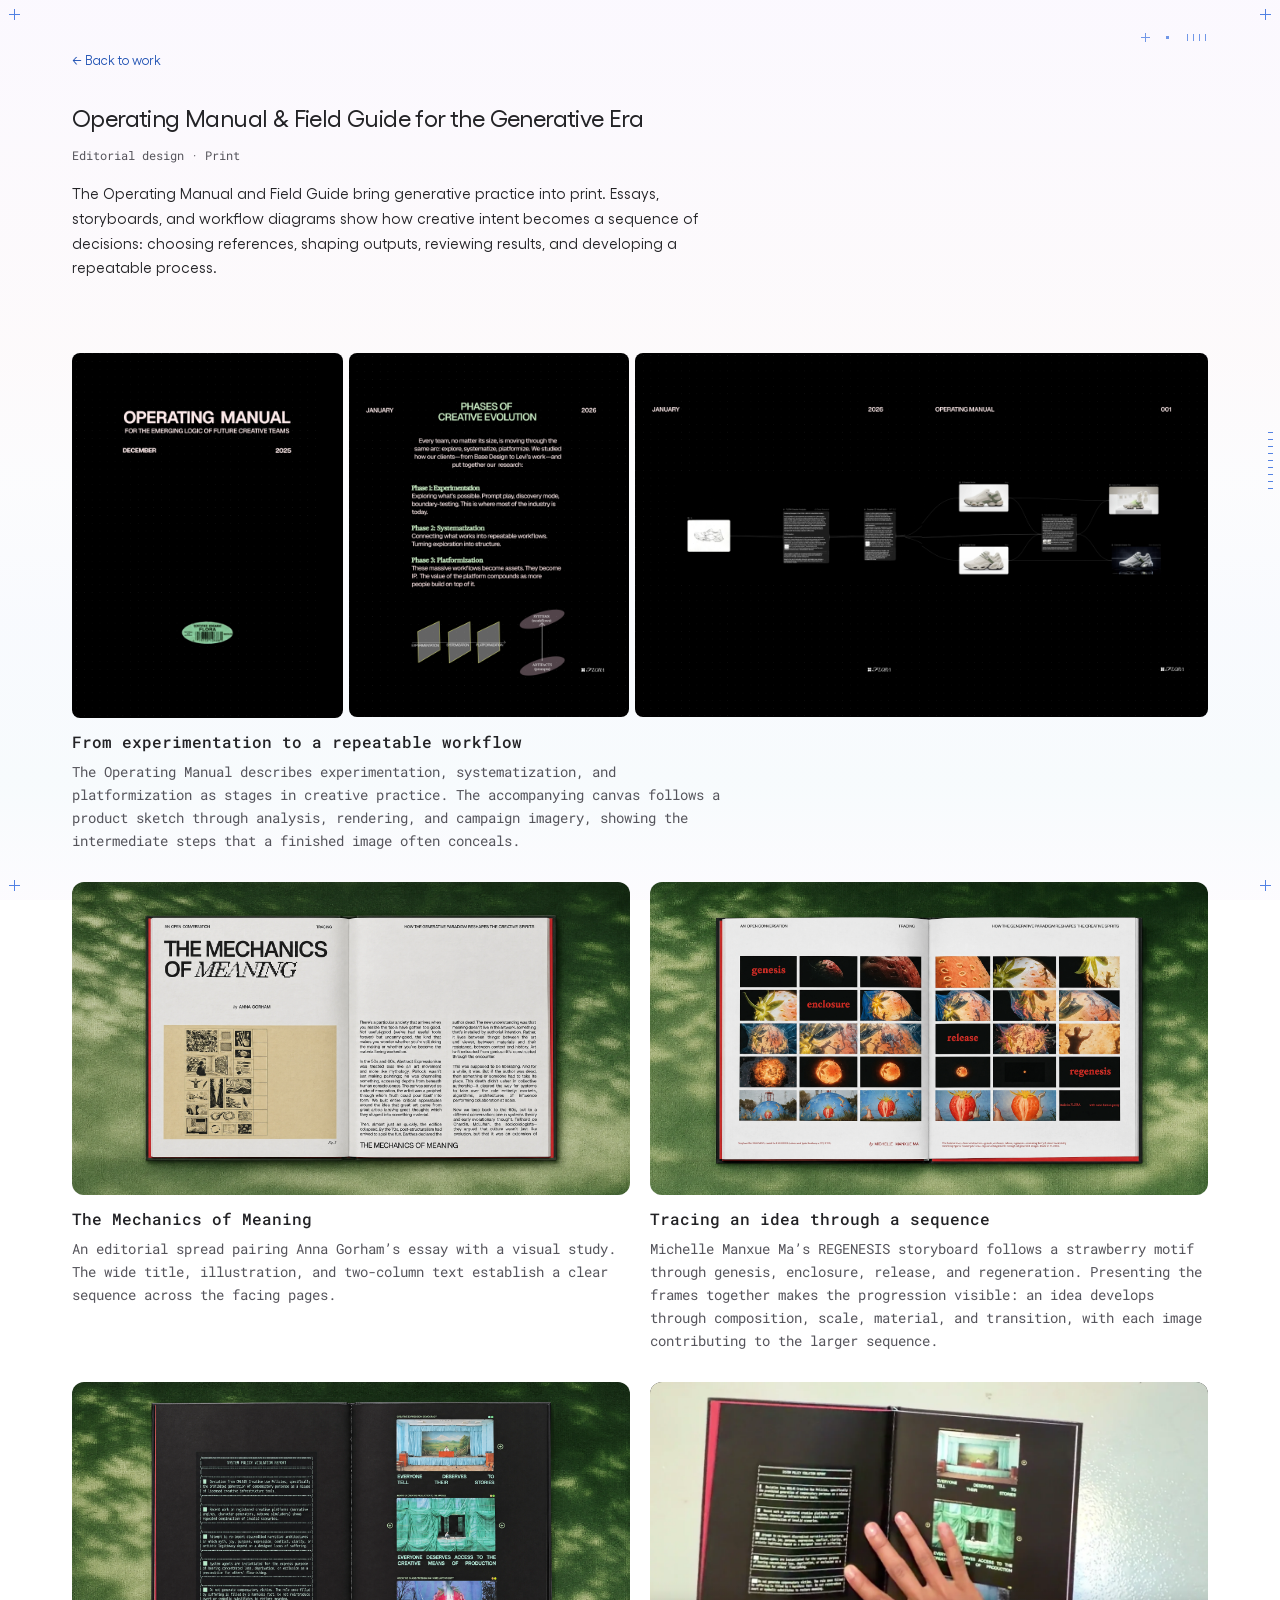
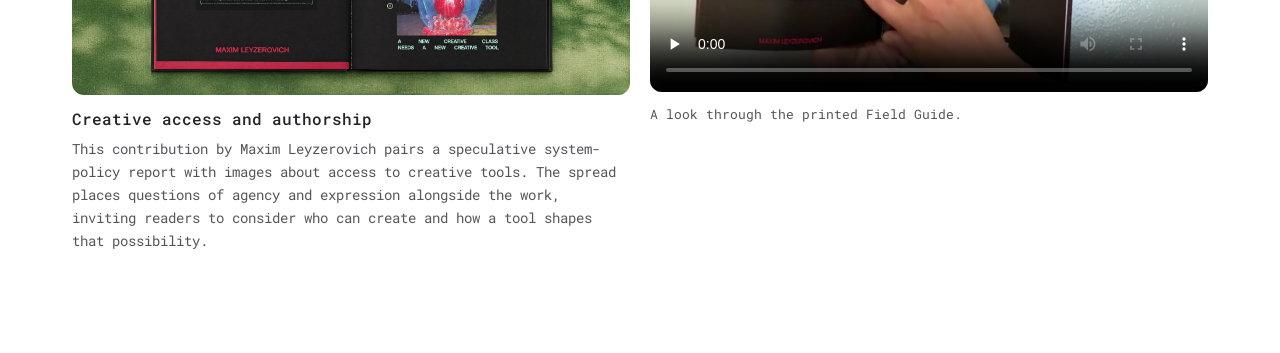
<file: operating-manual.html>
<!doctype html>
<html lang="en">
<head>
  <meta charset="utf-8">
  <meta name="viewport" content="width=device-width, initial-scale=1">
  <title>Operating Manual &amp; Field Guide for the Generative Era | Tarshaa Krishnaraj</title>
  <link rel="icon" href="icon.svg">
  <link rel="preload" href="assets/operating-manual-workflow-spread.png" as="image">
  <link rel="stylesheet" href="style.css?v=published-20261116-2">
  <link rel="stylesheet" href="gellix-detail.css?v=published-20261116-2">
  <link rel="stylesheet" href="gellix-fonts.css?v=published-20261116-2">
  <link rel="stylesheet" href="roboto-mono.css?v=published-20261116-2">
  <script src="projects.js?v=manual-spread-first-20261120" defer></script>
  <script src="app.js?v=manual-panel-row-20261120" defer></script>
  <style>
    body[data-project="operating-manual"] main.simple-detail{width:min(1200px,100%);}
    body[data-project="operating-manual"] h1{max-width:850px;text-wrap:balance;}
    body[data-project="operating-manual"] .detail-media{margin-top:30px;grid-template-columns:repeat(2,minmax(0,1fr));align-items:start;gap:30px 20px;}
    body[data-project="operating-manual"] .detail-media > :is(.custom-design,.field-guide-film){min-width:0;width:100%;margin-inline:0;}
    body[data-project="operating-manual"] .detail-media > .manual-spread{grid-column:1/-1;}
    @media(max-width:760px){body[data-project="operating-manual"] .detail-media{grid-template-columns:minmax(0,1fr);gap:24px;}}
    .manual-panels{display:grid;grid-template-columns:minmax(0,.744fr) minmax(0,.769fr) minmax(0,1.573fr);align-items:start;gap:6px;}
    .manual-panel{position:relative;overflow:hidden;border-radius:8px;}
    .manual-panel img{display:block;position:absolute;max-width:none;height:auto;}
    @media(max-width:760px){.manual-panels{grid-template-columns:minmax(0,1fr);gap:8px;}}
    .field-guide-film video{display:block;width:100%;height:auto;border-radius:12px;background:#111;}
    .field-guide-film figcaption{font-size:13px;color:var(--muted);margin-top:12px;}
  </style>
  <script src="field-guide-film.js?v=field-guide-grid-20261124" defer></script>
</head>
<body data-project="operating-manual">
  <div class="site-micrographics" aria-hidden="true"><i class="mark"></i><i class="mark"></i><i class="mark"></i><i class="mark"></i><i class="ticks"></i></div>
  <main id="main" class="simple-detail"></main>
</body>
</html>
</file>
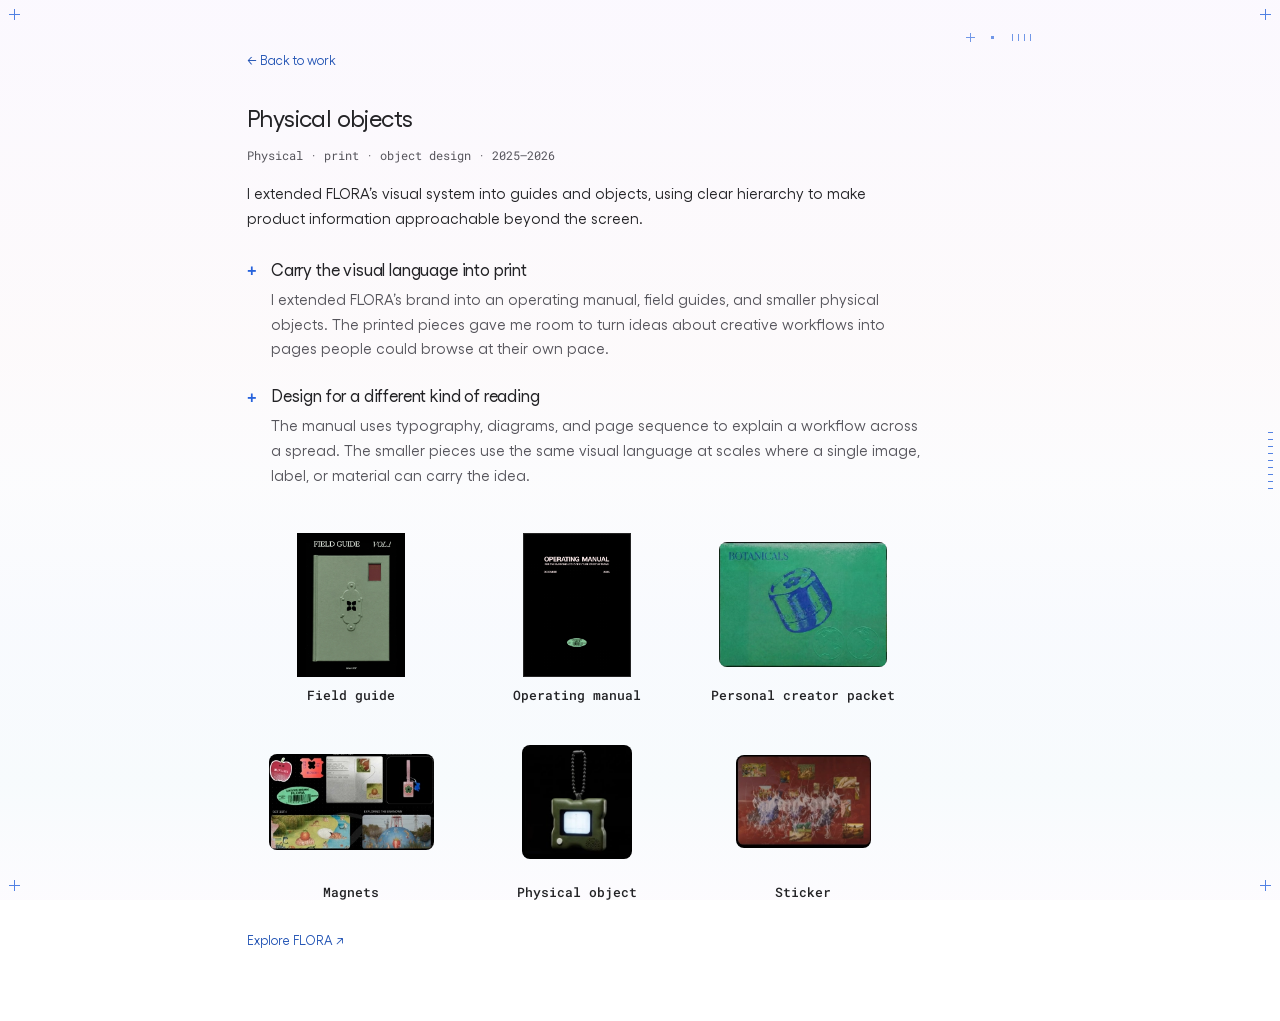
<file: physical.html>
<!doctype html><html lang="en"><head><meta charset="utf-8"><meta name="viewport" content="width=device-width, initial-scale=1"><base href="./"><title>Physical objects | Tarshaa Krishnaraj</title><link rel="stylesheet" href="style.css?v=published-20261116-2"><link rel="icon" href="icon.svg"><script src="projects.js?v=optimized-stills-20261116" defer></script><script src="app.js?v=published-20261116-2" defer></script><style>
  [data-project="physical"] .detail-media {
    display: grid;
    grid-template-columns: repeat(3, minmax(0, 1fr));
    gap: 26px 18px;
    max-width: 660px;
  }
  [data-project="physical"] .custom-surface {
    height: 144px;
    align-items: center;
  }
  [data-project="physical"] .custom-surface img {
    width: min(100%, 168px);
    max-height: 100%;
    object-fit: contain;
    border-radius: 8px;
  }
  [data-project="physical"] .custom-design figcaption {
    margin-top: 9px;
    text-align: center;
  }
  [data-project="physical"] .custom-design figcaption h2 {
    font-size: 13px;
    line-height: 1.4;
    margin: 0;
  }
  [data-project="physical"] .custom-design figcaption p { display: none; }
  @media (max-width: 560px) {
    [data-project="physical"] .detail-media {
      grid-template-columns: repeat(2, minmax(0, 1fr));
      gap: 20px 14px;
    }
    [data-project="physical"] .custom-surface { height: 116px; }
  }
</style><link rel="stylesheet" href="gellix-detail.css?v=published-20261116-2"><link rel="stylesheet" href="gellix-fonts.css?v=published-20261116-2"><link rel="stylesheet" href="roboto-mono.css?v=published-20261116-2"></head><body data-project="physical"><div class="site-micrographics" aria-hidden="true"><i class="mark"></i><i class="mark"></i><i class="mark"></i><i class="mark"></i><i class="ticks"></i></div><main id="main" class="simple-detail"></main></body></html>
</file>
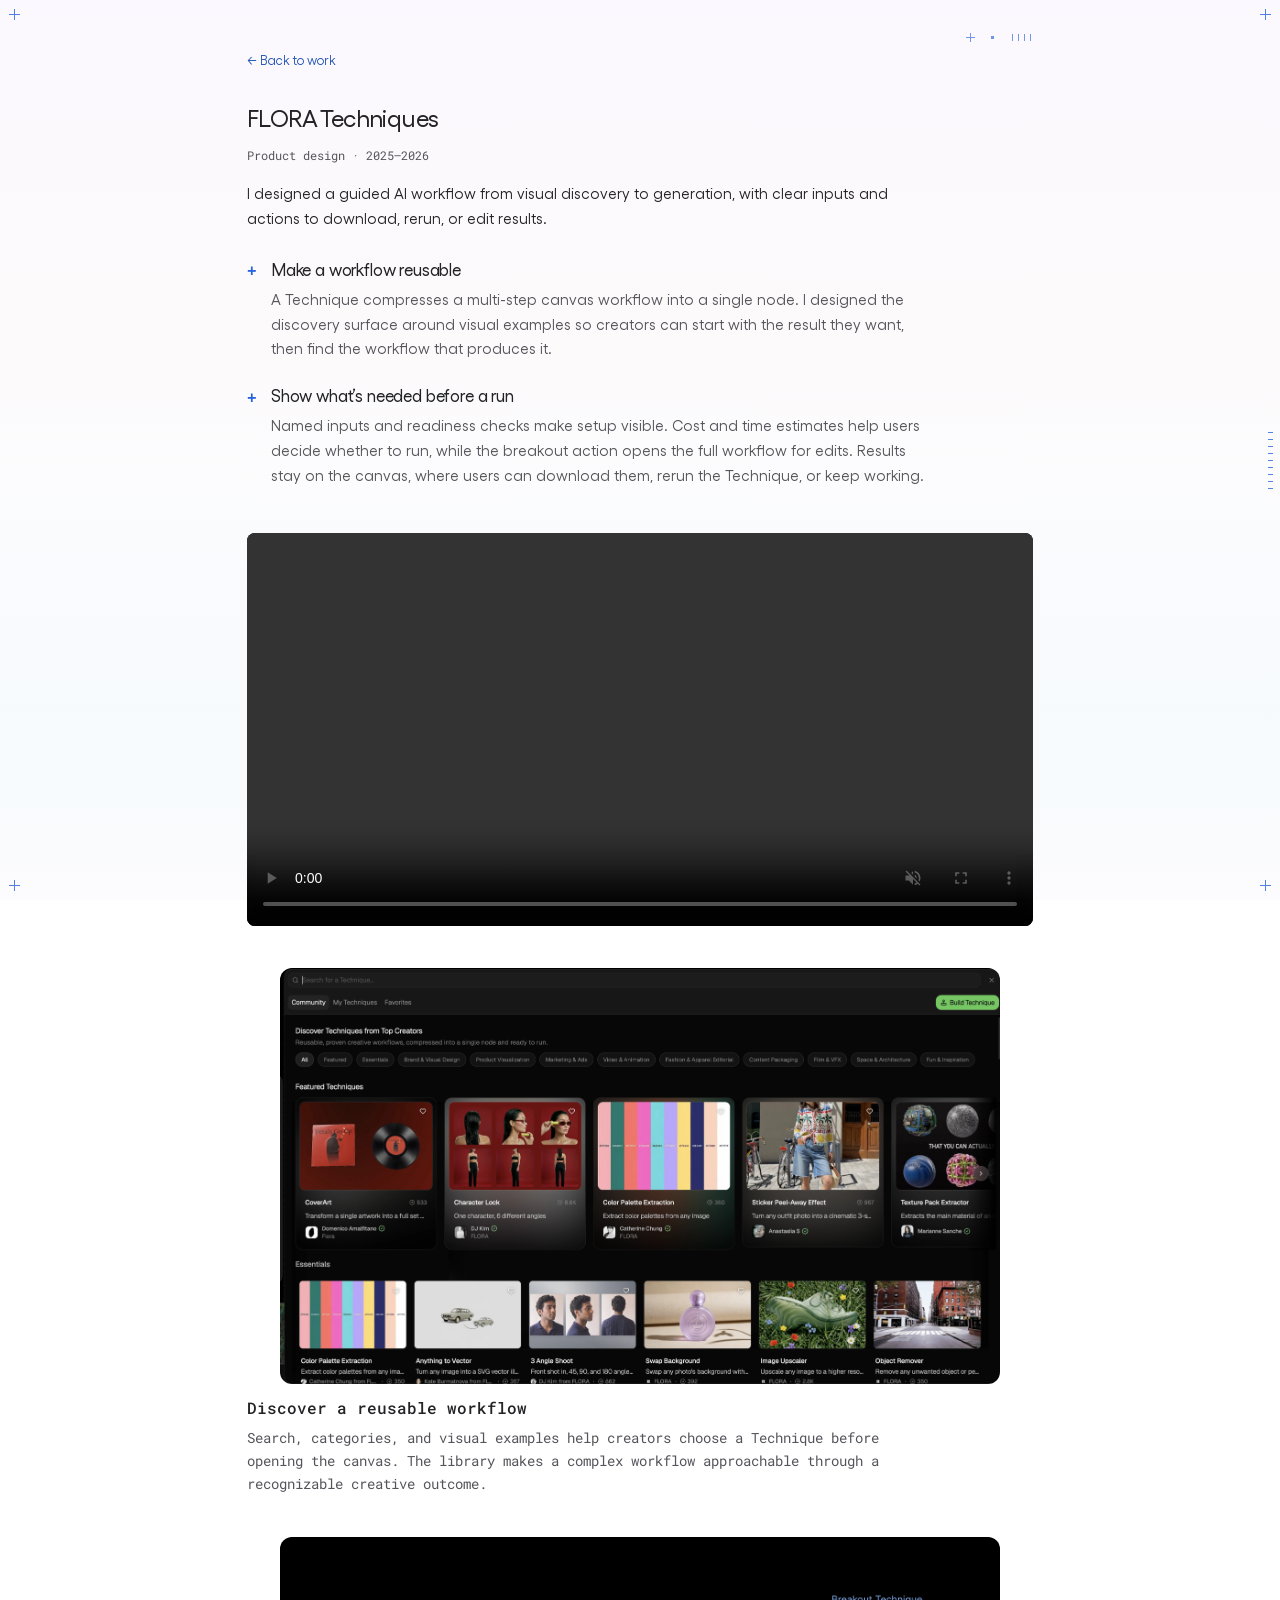
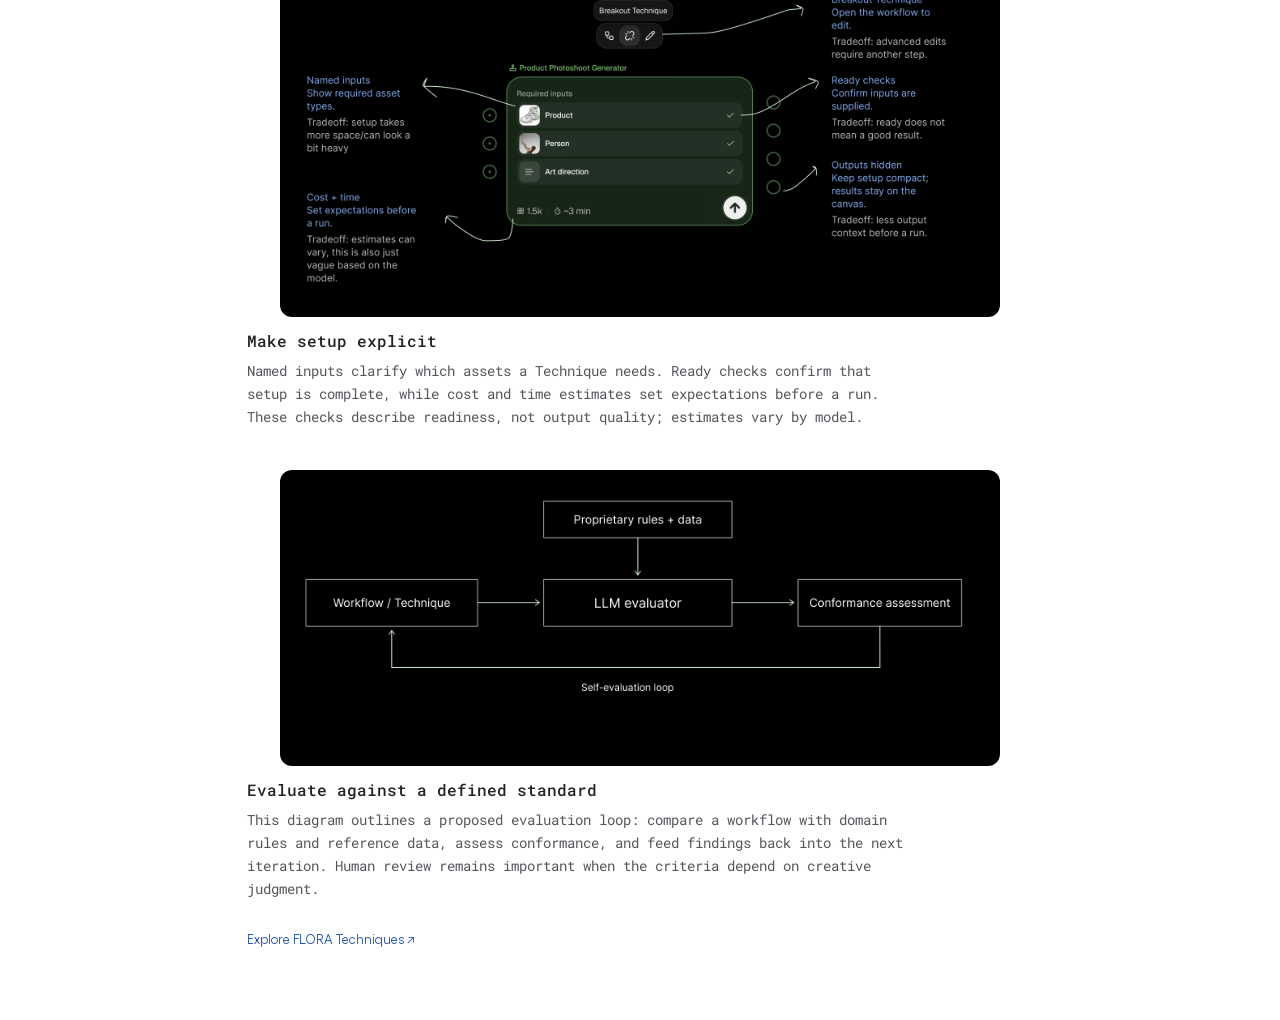
<file: techniques.html>
<!doctype html><html lang="en"><head><meta charset="utf-8"><meta name="viewport" content="width=device-width, initial-scale=1"><base href="./"><title>FLORA Techniques | Tarshaa Krishnaraj</title><link rel="stylesheet" href="style.css?v=published-20261116-2"><link rel="icon" href="icon.svg"><script src="projects.js?v=field-guide-grid-20261124" defer></script><script src="app.js?v=published-20261116-2" defer></script><link rel="stylesheet" href="gellix-detail.css?v=published-20261116-2"><link rel="stylesheet" href="gellix-fonts.css?v=published-20261116-2"><link rel="stylesheet" href="roboto-mono.css?v=published-20261116-2"></head><body data-project="techniques"><div class="site-micrographics" aria-hidden="true"><i class="mark"></i><i class="mark"></i><i class="mark"></i><i class="mark"></i><i class="ticks"></i></div><main id="main" class="simple-detail"></main></body></html>
</file>
<file: style.css>
@font-face{font-family:Geist;src:url('assets/Geist.woff2') format('woff2');font-weight:100 900;font-display:swap}@font-face{font-family:'Geist Mono';src:url('assets/GeistMono.woff2') format('woff2');font-weight:100 900;font-display:swap}
:root{color-scheme:light;--paper:#f7f7f3;--ink:#242621;--muted:#73766c;--line:#dce0d4;--accent:#557445;--mono:'Geist Mono',monospace;--sans:Geist,Arial,sans-serif}*{box-sizing:border-box}html{scroll-behavior:smooth;scroll-padding-top:24px}body{margin:0;background:var(--paper);color:var(--ink);font-family:var(--sans);font-size:14px;line-height:1.55}a{color:inherit;text-decoration:none}a:hover{text-decoration:underline;text-underline-offset:4px}button,select{font:inherit;color:inherit}button{cursor:pointer}a:focus-visible,button:focus-visible,select:focus-visible,summary:focus-visible{outline:2px solid var(--accent);outline-offset:5px}h1,h2,h3,p{margin:0}h1,h2,h3{font-weight:450}h2{font-size:21px;line-height:1.25;letter-spacing:-.035em}h3{font-size:14px}.skip{position:fixed;top:-100px;left:20px;z-index:10;background:var(--paper);padding:10px}.skip:focus{top:10px}.sidebar{position:fixed;inset:0 auto 0 0;width:245px;padding:32px 26px;display:flex;flex-direction:column;border-right:1px solid var(--line);overflow-y:auto;background:rgba(247,247,243,.94)}.identity{font-size:24px;letter-spacing:-.055em;line-height:1.13;position:relative;display:block;width:max-content}.identity-dot{font-size:14px;color:var(--accent);position:absolute;right:-36px;top:2px}.sidebar-intro{font-size:12px;line-height:1.55;margin:18px 0 38px;color:var(--muted)}.index-heading{font-family:var(--mono);font-size:10px;color:var(--muted);display:flex;justify-content:space-between;gap:8px;margin-bottom:12px}nav{display:grid;gap:6px}nav a{font-size:12px;line-height:1.4;display:flex;gap:10px;padding:4px 0;color:var(--muted);transition:color .15s}nav a span{font-family:var(--mono);font-size:10px;color:#93988c;min-width:15px;padding-top:2px}nav a:hover,nav a[aria-current]{color:var(--ink)}nav a[aria-current] span{color:var(--accent)}.sidebar-bottom{display:grid;gap:5px;font-size:11px;padding-top:30px;margin-top:auto}.mobile-jump{display:none}main{margin-left:245px;padding:31px 34px 24px;max-width:1540px}.intro{padding-bottom:48px;border-bottom:1px solid var(--line);margin-bottom:40px}.intro-top{display:flex;justify-content:space-between;gap:12px;font:10px var(--mono);color:var(--muted);margin-bottom:44px}.intro h1{font-size:clamp(29px,3vw,43px);font-weight:400;letter-spacing:-.05em;line-height:1.13}.intro-copy{display:grid;grid-template-columns:1.15fr 1fr;gap:54px;margin-top:24px;max-width:750px;font-size:13px}.intro-copy p:last-child{color:var(--muted)}.project-section{display:grid;grid-template-columns:minmax(185px,26%) minmax(0,1fr);gap:30px;margin-bottom:86px;scroll-margin-top:25px}.project-number{font:10px var(--mono);color:var(--muted);display:flex;gap:12px;align-items:center;margin-bottom:13px}.project-number span:first-child{color:var(--accent)}.project-copy h2{margin-bottom:13px}.meta{font:10px/1.6 var(--mono);color:var(--muted);margin-bottom:20px}.project-copy .journey{font-size:13px;line-height:1.6;max-width:315px}.focus{font-size:12px;color:var(--accent);margin-top:20px;line-height:1.5}.steps{font-size:10px;padding:14px 0 0;list-style:none;display:grid;gap:4px;color:var(--muted)}.steps li{display:flex;gap:10px}.steps span{font-family:var(--mono);font-size:9px;opacity:.7}.project-links{display:grid;gap:7px;margin-top:22px;font-size:11px}.text-button{padding:0;border:0;background:none;font-size:11px;text-align:left;width:max-content}.text-button:hover{text-decoration:underline;text-underline-offset:4px}.project-links .text-button{color:var(--muted)}.project-notes{margin-top:18px;font-size:11px;color:var(--muted);display:grid;gap:4px}.project-visual .category{font:10px/1.5 var(--mono);color:var(--muted);margin-bottom:14px;min-height:15px}.media-button{display:block;width:100%;padding:0;border:0;text-align:left;background:#050505;overflow:hidden;border-radius:5px}.crop{display:block;width:100%;position:relative;overflow:hidden;background:#050505;aspect-ratio:var(--ratio)}.crop img{position:absolute;width:var(--image-width);max-width:none;left:var(--image-left);top:var(--image-top);height:auto;transition:filter .2s}.media-button:hover img{filter:brightness(1.08)}.visual-caption{display:flex;justify-content:space-between;gap:16px;margin-top:10px;font:9px/1.5 var(--mono);color:var(--muted)}.motion-demo{margin-top:18px;font-size:11px}.motion-demo summary{cursor:pointer;width:max-content;color:var(--accent)}.motion-demo video{width:100%;display:block;margin-top:12px;border-radius:5px;background:#050505;max-height:600px}.standalone-video{width:100%;border-radius:5px;background:#050505;display:block}.about{border-top:1px solid var(--line);padding-top:44px;margin:20px 0 70px;display:grid;grid-template-columns:1fr 1fr;gap:60px;scroll-margin-top:30px}.eyebrow{font:10px var(--mono);color:var(--muted)}.about h2{font-size:27px;margin:20px 0 18px}.about p{font-size:13px;max-width:310px}.background h3{font:10px var(--mono);color:var(--muted);margin-bottom:16px}.background dl{margin:0 0 35px;display:grid;gap:16px}.background dt{font-size:13px}.background dd{margin:2px 0 0;font-size:11px;color:var(--muted)}.background .text-button{margin-top:20px}.contact-links{display:flex;flex-wrap:wrap;gap:18px;margin-top:30px;font-size:11px}footer{border-top:1px solid var(--line);padding:18px 0 0;display:flex;justify-content:space-between;font:10px var(--mono);color:var(--muted)}dialog{padding:20px;max-width:calc(100vw - 40px);width:1300px;max-height:calc(100dvh - 40px);border:1px solid #333;border-radius:6px;background:#050505;color:#eee}dialog::backdrop{background:rgba(18,20,15,.78)}.dialog-bar{display:flex;justify-content:space-between;align-items:center;margin-bottom:14px;gap:14px}.dialog-bar h2{font-size:13px;letter-spacing:0}.dialog-bar button{font-size:12px;border:0;background:transparent;color:#ddd;padding:6px}dialog img{display:block;width:100%;height:auto}dialog a{display:inline-block;font-size:11px;color:#aaa;margin-top:14px}
@media(min-width:1500px){.sidebar{width:285px;padding:36px}main{margin-left:285px;padding:35px 45px}.project-section{grid-template-columns:260px minmax(0,1fr);gap:50px}}
@media(max-width:1050px){.sidebar{width:215px;padding:26px 20px}main{margin-left:215px;padding:28px 24px}.project-section{grid-template-columns:minmax(165px,30%) minmax(0,1fr);gap:20px}.intro-copy{gap:25px}.identity{font-size:22px}}
@media(max-width:760px){html{scroll-padding-top:20px}.sidebar{position:relative;width:100%;padding:22px 22px 18px;overflow:visible;border-right:0;border-bottom:1px solid var(--line);display:grid;grid-template-columns:1fr 1fr;gap:14px}.identity{font-size:21px}.identity br{display:none}.identity-dot{right:-27px}.sidebar-intro{font-size:10px;margin:0;text-align:right}.sidebar-intro br{display:none}.index-heading,nav{display:none}.sidebar-bottom{display:flex;gap:16px;flex-wrap:wrap;padding-top:0;margin:0;font-size:10px;grid-column:1/-1}.sidebar-bottom a:first-child{display:none}.mobile-jump{display:block;grid-column:1/-1;width:100%;padding:9px 10px;border:1px solid var(--line);border-radius:3px;background:var(--paper);font-size:11px}main{margin-left:0;padding:24px 22px}.intro{padding-bottom:32px;margin-bottom:30px}.intro-top{margin-bottom:28px;font-size:9px}.intro h1{font-size:32px}.intro-copy{grid-template-columns:1fr;gap:12px;margin-top:20px;max-width:430px;font-size:12px}.project-section{display:flex;flex-direction:column;gap:22px;margin-bottom:58px}.project-copy .journey{max-width:100%;font-size:13px}.project-copy h2{font-size:23px}.meta{margin-bottom:15px}.focus{margin-top:12px}.steps{padding-top:10px}.project-links{margin-top:14px;display:flex;flex-wrap:wrap;gap:10px 20px}.project-notes{margin-top:12px}.project-visual .category{font-size:9px}.about{grid-template-columns:1fr;gap:35px;padding-top:32px;margin-bottom:50px}.about h2{font-size:25px}.about p{max-width:100%}dialog{padding:12px;max-width:calc(100vw - 16px);max-height:calc(100dvh - 16px)}}
@media(prefers-reduced-motion:reduce){html{scroll-behavior:auto}*{transition:none!important}}

/* Reference layout: fixed index, concise description, large project image. */
:root{--paper:#fff;--ink:#171717;--muted:#171717;--line:#ececec}
body{font-size:13px;background:#fff}
.sidebar{width:25%;padding:20px;border:0;background:#fff;display:block}
.reference-intro{font-size:13px;line-height:1.4;margin-bottom:46px}.reference-intro a:hover{text-decoration:underline}
nav{gap:0}nav a{font-size:13px;line-height:1.25;padding:1px 0;gap:4px;color:var(--ink)}nav a span{font:inherit;color:inherit;min-width:0;padding:0}
.sidebar-bottom{padding-top:32px;margin:0;gap:0;font-size:13px}
main{margin-left:25%;padding:20px;max-width:none}
.project-section{grid-template-columns:32% minmax(0,1fr);gap:20px;margin-bottom:74px}
.project-copy h2{font-size:13px;line-height:1.35;letter-spacing:0;margin-bottom:16px;font-weight:400}
.project-copy .journey{font-size:13px;line-height:1.25;max-width:100%}
.project-links{margin-top:16px;gap:4px;font-size:13px}.project-links .text-button{color:var(--ink);font-size:13px}
.project-visual .category{font:13px/1.35 var(--sans);color:var(--ink);margin-bottom:16px}
.media-button,.standalone-video{border-radius:10px}.text-button{font-size:13px}
.about{margin-top:0;padding-top:25px}.about h2{font-size:20px}.about .eyebrow{display:none}
@media(min-width:1500px){.sidebar{width:25%;padding:20px}main{margin-left:25%;padding:20px}.project-section{grid-template-columns:32% minmax(0,1fr);gap:20px}}
@media(max-width:1050px) and (min-width:761px){.sidebar{width:25%;padding:20px}main{margin-left:25%;padding:20px}.project-section{grid-template-columns:32% minmax(0,1fr);gap:20px}}
@media(max-width:760px){.sidebar{position:relative;width:100%;padding:20px;display:block}.reference-intro{margin-bottom:20px}.sidebar-bottom{display:flex;padding-top:16px;gap:16px}.sidebar-bottom a:first-child{display:block}main{margin:0;padding:20px}.mobile-jump{margin-top:15px;background:#fff}.project-section{display:flex;gap:24px;margin-bottom:55px}.project-copy h2{font-size:15px}.project-copy .journey{font-size:13px}.project-links{display:flex;gap:16px}.project-visual .category{font-size:12px}}

:root{--accent:#171717}#slide-links{font-size:11px;color:#aaa}

/* Dark treatment drawn from the main portfolio. */
:root{color-scheme:dark;--paper:#08080d;--ink:#e0e0e5;--muted:#b5b5bf;--line:#34343d;--accent:#99c9ff}
body{background-color:#08080d;--full-portfolio-gradient:linear-gradient(to bottom,rgba(193,157,236,.14) 0%,rgba(153,85,240,.17) 20%,rgba(111,0,35,.16) 37%,rgba(9,12,55,.16) 52%,rgba(92,5,34,.14) 64%,rgba(39,99,220,.18) 67%,rgba(193,151,245,.20) 67.3%,rgba(52,11,44,.12) 71%,rgba(0,124,189,.16) 84%,rgba(169,121,225,.15) 100%);background-image:var(--full-portfolio-gradient);background-attachment:fixed;background-repeat:no-repeat;color:var(--ink)}

.sidebar{background:transparent;z-index:2}main{position:relative;z-index:1}
.project-links .text-button,.project-links a,.motion-demo summary{color:#99c9ff}
.project-links .text-button:hover,.project-links a:hover,.motion-demo summary:hover{color:#cce4ff}
nav a,nav a span,.project-visual .category{color:var(--muted)}nav a:hover,nav a[aria-current]{color:#fff}
.mobile-jump{background:#15131e;color:var(--ink);border-color:var(--line)}
.site-micrographics{position:fixed;inset:0;pointer-events:none;z-index:3;color:#b9d9ff;opacity:.55}
.site-micrographics .mark{position:absolute;width:13px;height:13px;background:linear-gradient(currentColor,currentColor) center/1px 11px no-repeat,linear-gradient(currentColor,currentColor) center/11px 1px no-repeat}
.site-micrographics .mark:nth-child(1){top:8px;left:8px}.site-micrographics .mark:nth-child(2){top:8px;right:8px}.site-micrographics .mark:nth-child(3){bottom:8px;left:8px}.site-micrographics .mark:nth-child(4){bottom:8px;right:8px}
.site-micrographics .ticks{position:absolute;top:48%;right:7px;width:5px;height:57px;background:repeating-linear-gradient(to bottom,currentColor 0,currentColor 1px,transparent 1px,transparent 7px)}
.project-visual .category:after{content:'';display:inline-block;margin-left:12px;width:17px;height:7px;background:repeating-linear-gradient(to right,#99c9ff 0,#99c9ff 1px,transparent 1px,transparent 4px);opacity:.6;vertical-align:middle}
@media(max-width:760px){.sidebar{background:transparent}.mobile-jump{background:#15131e}.site-micrographics .ticks{display:none}}

/* More breathing room at the top of the page. */
.sidebar{padding-top:40px}
main{padding-top:40px}
@media(min-width:1500px){.sidebar,main{padding-top:40px}}
@media(max-width:1050px) and (min-width:761px){.sidebar,main{padding-top:40px}}
@media(max-width:760px){.sidebar{padding-top:36px}main{padding-top:28px}}
/* Simple project pages and media at its natural aspect ratio. */
.uncropped-image,.uncropped-video{display:block;width:100%;height:auto;max-width:100%;object-fit:contain;border-radius:8px;background:#050505}
.media-link{display:block;overflow:visible;border-radius:8px}.project-copy h2 a{color:inherit}.motion-toggle{border:0;background:none;color:#99c9ff;font-size:11px;padding:0;margin-top:10px}
.lab-sidebar{margin-top:26px}.lab-sidebar h2{font-size:13px;letter-spacing:0;margin-bottom:9px}.lab-heading{font-size:16px;margin:10px 0 35px;letter-spacing:0}
main.simple-detail{width:min(850px,100%);margin:0 auto;padding:50px 32px 70px}.detail-back{display:inline-block;color:#99c9ff;font-size:12px;margin-bottom:32px}.simple-detail h1{font-size:23px;line-height:1.35;margin-bottom:10px;letter-spacing:-.025em}.detail-meta{font-size:11px;color:var(--muted);margin-bottom:18px}.detail-description{font-size:14px;line-height:1.65;max-width:680px;margin-bottom:28px}.detail-media{display:grid;gap:26px}.detail-media p{font-size:14px;line-height:1.6}.detail-links{display:grid;gap:9px;margin-top:30px;font-size:12px;color:#99c9ff}.detail-objects{display:grid;gap:14px;margin-top:24px}.detail-objects small{color:var(--muted)}
@media(max-width:760px){main.simple-detail{padding:36px 22px}.lab-sidebar{display:none}}
.mobile-menu-toggle{display:none}
dialog.mobile-menu{inset:0 0 0 auto;margin:0;width:min(340px,88vw);max-width:none;height:100dvh;max-height:none;border:0;border-left:1px solid #34343d;border-radius:0;padding:26px 24px;background:#14111d;color:#e0e0e5;overflow-y:auto}
.mobile-menu::backdrop{background:rgba(0,0,0,.6)}.mobile-menu-bar{display:flex;align-items:center;justify-content:space-between;margin-bottom:28px;font-size:12px;color:#b5b5bf}.mobile-menu-close{background:none;border:0;font-size:29px;line-height:1;color:#e0e0e5;padding:4px 8px}.mobile-menu h2{font-size:13px;margin:24px 0 12px;letter-spacing:0}.mobile-menu nav{display:grid;gap:10px}.mobile-menu nav a{font-size:13px;line-height:1.4}.mobile-menu-contacts{display:grid;gap:14px;margin-top:30px;padding-top:24px;border-top:1px solid #34343d;font-size:13px}
@media(max-width:760px){.sidebar{padding-right:70px}.reference-intro{margin-bottom:0}.sidebar>.sidebar-bottom,.sidebar>.lab-sidebar,.sidebar>.mobile-jump{display:none}.mobile-menu-toggle{display:block;position:absolute;right:20px;top:32px;width:36px;height:36px;padding:0;border:0;background:none;color:#b9d9ff;font-size:30px;line-height:36px;cursor:pointer}main{padding-top:22px}}

.asset-gallery{display:grid;gap:20px}.asset-window{position:relative;aspect-ratio:var(--asset-ratio);overflow:hidden;background:#000;border-radius:8px}.asset-window img{position:absolute;width:var(--asset-width);max-width:none;height:auto;left:var(--asset-left);top:var(--asset-top)}.medal-assets{grid-template-columns:1fr 1.15fr;align-items:start}.medal-assets .asset-window:first-child{grid-row:span 2}.detail-media .medal-assets{gap:25px}@media(max-width:500px){.medal-assets{grid-template-columns:1fr}.medal-assets .asset-window:first-child{grid-row:auto;max-width:310px;width:100%;justify-self:center}}

/* Keep the original compact presentation footprint, without deck writing. */
.asset-gallery {
  display: flex;
  align-items: center;
  justify-content: center;
  gap: 18px;
  width: 100%;
  aspect-ratio: 16 / 9;
  padding: 18px;
  overflow: hidden;
  background: #000;
  border-radius: 10px;
}
.asset-gallery .asset-window {
  flex: 1 1 0;
  width: auto;
  max-width: 100%;
  max-height: 100%;
  border-radius: 4px;
}
.medal-assets .asset-window:first-child {
  flex: 0 0 26%;
  width: 26%;
  grid-row: auto;
}
.medal-assets .asset-window:nth-child(2) { flex: 0 0 38%; }
.medal-assets .asset-window:nth-child(3) { flex: 0 0 24%; }
.detail-media .asset-gallery { gap: 18px; }
@media (max-width: 500px) {
  .asset-gallery { padding: 10px; gap: 8px; }
  .medal-assets .asset-window:first-child {
    width: 26%;
    max-width: none;
    flex: 0 0 26%;
  }
  .detail-media .asset-gallery { gap: 8px; }
}

.asset-gallery { container-type: size; }
.asset-gallery .asset-window {
  flex: 0 1 auto;
  width: min(100%, calc((100cqh - 36px) * var(--asset-ratio)));
  height: auto;
}
.asset-gallery:has(.asset-window:nth-child(2)) .asset-window {
  max-width: 38%;
}
@media (max-width: 500px) {
  .asset-gallery .asset-window {
    width: min(100%, calc((100cqh - 20px) * var(--asset-ratio)));
  }
}

/* Light portfolio theme. Media retains its own framing. */
:root {
  color-scheme: light;
  --paper: #fff;
  --ink: #232326;
  --muted: #55545b;
  --line: #d6d5da;
  --accent: #2455b5;
  --micro-blue: #2763dc;
}
body {
  background-color: var(--paper);
  background-image: linear-gradient(180deg, rgba(153, 85, 240, .038) 0%, rgba(170, 68, 114, .028) 37%, rgba(91, 97, 166, .018) 54%, rgba(39, 99, 220, .033) 69%, rgba(0, 124, 189, .033) 87%, rgba(169, 121, 225, .026) 100%);
  color: var(--ink);
}

:root nav a[data-project-nav] {
  width: fit-content;
  max-width: calc(100% + 10px);
  margin-inline-start: -5px;
  padding-inline: 5px;
  transition: none;
}
:root nav a[data-project-nav] span { color: var(--accent); }
:root nav a[data-project-nav]:is(:hover, :focus-visible, [aria-current="location"]) {
  background: #000;
  color: #fff;
  text-decoration: none;
}
:root nav a[data-project-nav]:is(:hover, :focus-visible, [aria-current="location"]) span {
  color: inherit;
}
:root .project-links a,
:root .project-links .text-button,
:root .motion-demo summary,
:root .motion-toggle,
:root .detail-back,
:root .detail-links,
:root .eval-figure figcaption a,
:root .model-context a,
:root #slide-links { color: var(--accent); }
:root .project-links a:hover,
:root .project-links .text-button:hover,
:root .motion-demo summary:hover { color: #000; }
:root nav a:hover, :root nav a[aria-current] { color: var(--ink); }
:root .site-micrographics, :root .mobile-menu-toggle { color: var(--micro-blue); }
:root .site-micrographics { opacity: .8; }
.project-visual .category::after {
  background: repeating-linear-gradient(to right, var(--micro-blue) 0 1px, transparent 1px 4px);
  opacity: .85;
}
:root .mobile-jump, :root dialog.mobile-menu, :root #slide-dialog {
  background: var(--paper);
  border-color: var(--line);
  color: var(--ink);
}
:root .mobile-menu-bar { color: var(--muted); }
:root .mobile-menu-close, :root #close-dialog { color: var(--ink); }
:root .mobile-menu-contacts { border-color: var(--line); }

/* A small type lift on the index and project pages. */
body, .reference-intro, nav a, .sidebar-bottom, .lab-sidebar h2,
.project-copy h2, .project-copy .journey, .project-links,
.project-links .text-button, .project-visual .category, .about p,
.background dt, .mobile-menu nav a, .mobile-menu h2, .mobile-menu-contacts {
  font-size: 14px;
}
.background dd, .contact-links, #slide-links { font-size: 12px; }
.background h3 { font-size: 11px; }
.about h2 { font-size: 21px; }
.lab-heading { font-size: 17px; }
.mobile-menu-bar, .detail-back, .detail-links { font-size: 13px; }
.detail-meta { font-size: 12px; }
.simple-detail h1 { font-size: 24px; }
.detail-description, .detail-media p, .simple-detail .case-note p,
.simple-detail .mcp-design figcaption p, .simple-detail .model-context p {
  font-size: 15px;
}
.simple-detail .case-note h2, .simple-detail .mcp-design figcaption h2 { font-size: 17px; }
.simple-detail .custom-design figcaption h2 { font-size: 16px; }
.simple-detail .custom-design figcaption p, .simple-detail .eval-intro { font-size: 14px; }
.simple-detail .detail-design figcaption { font-size: 13px; }
.simple-detail .eval-graphs h2 { font-size: 20px; }
.simple-detail .model-context h2 { font-size: 19px; }
.simple-detail .eval-figure figcaption { font-size: 12px; }

@media (max-width: 760px) {
  .project-copy h2 { font-size: 16px; }
  .project-visual .category { font-size: 13px; }
}

/* Small, static registration marks between projects and on detail pages. */
.project-section { position: relative; }
.project-section::after,
.simple-detail::before {
  content: "";
  position: absolute;
  width: 68px;
  height: 11px;
  pointer-events: none;
  color: var(--micro-blue);
  opacity: .65;
  background:
    linear-gradient(currentColor, currentColor) 5px 1px / 1px 9px no-repeat,
    linear-gradient(currentColor, currentColor) 1px 5px / 9px 1px no-repeat,
    radial-gradient(circle, currentColor 0 1.5px, transparent 1.7px) 25px 3px / 5px 5px no-repeat,
    linear-gradient(currentColor, currentColor) 47px 2px / 1px 7px no-repeat,
    linear-gradient(currentColor, currentColor) 53px 2px / 1px 7px no-repeat,
    linear-gradient(currentColor, currentColor) 59px 2px / 1px 7px no-repeat,
    linear-gradient(currentColor, currentColor) 65px 2px / 1px 7px no-repeat;
}
.project-section::after { right: 0; bottom: -42px; }
.simple-detail::before { top: 32px; right: 32px; }
@media (max-width: 760px) {
  .project-section::after { bottom: -32px; }
  .simple-detail::before { top: 24px; right: 20px; }
}
</file>
<file: gellix-detail.css>
:root { --sans: "Gellix", Arial, sans-serif; --mono: "Gellix", Arial, sans-serif; }
body, button, select, input { font-family: "Gellix", Arial, sans-serif; }
</file>
<file: gellix-fonts.css>
@font-face {
  font-family: "Gellix";
  src: url("fonts/GellixVF-TRIAL.woff2") format("woff2");
  font-weight: 100 900;
  font-style: normal;
  font-display: swap;
}
</file>
<file: roboto-mono.css>
@font-face{font-family:"Roboto Mono";src:url("fonts/RobotoMono-Regular.woff2") format("woff2");font-style:normal;font-weight:400;font-display:swap}
@font-face{font-family:"Roboto Mono";src:url("fonts/RobotoMono-Medium.woff2") format("woff2");font-style:normal;font-weight:500 800;font-display:swap}
:root{--sans:"Gellix",Arial,sans-serif;--mono:"Roboto Mono",monospace;font-family:var(--sans)}
body,button,input,select,textarea{font-family:var(--sans)}
.card-meta,.eyebrow,.case-label,.detail-meta,figcaption,.visual-caption,.preview-label,footer{font-family:var(--mono)}
.card-meta{letter-spacing:0;font-size:9px}
#project-nav{gap:2px}
#project-nav a{font-size:15px;line-height:1.4;padding-block:2px}
#project-nav a{transition:background-color .32s cubic-bezier(.22,1,.36,1),color .32s cubic-bezier(.22,1,.36,1)}
#project-nav .index-dot,.lab-index .index-dot{transition:background-color .32s cubic-bezier(.22,1,.36,1)}
#project-nav .index-dot,.lab-index .index-dot{width:5px;height:5px;min-width:5px;flex-basis:5px;border-radius:0;background:#191919}
#project-nav a:hover .index-dot,#project-nav a[aria-current="location"] .index-dot,.lab-index:hover .index-dot{background:var(--blue)}
@media(min-width:1700px){#project-nav a{font-size:16px}}
</file>
<file: evaluation-study.css>
body[data-project="models"]{background:#fff}
body[data-project="models"] main.simple-detail#main{width:min(1120px,100%);padding:48px 32px 80px}
body[data-project="models"] .eval-intro{max-width:740px;margin-bottom:24px}
body[data-project="models"] .eval-gallery{display:grid;grid-template-columns:minmax(0,1fr);grid-auto-flow:row;grid-auto-columns:auto;gap:48px;position:relative;overflow:visible;scroll-snap-type:none;padding:0}
body[data-project="models"] .eval-figure{margin:0;min-width:0;scroll-margin-top:24px}
.eval-open{display:block;width:100%;border:1px solid #ddd;background:#fff;padding:0;cursor:zoom-in;border-radius:8px;overflow:hidden}
body[data-project="models"] .eval-open img,body[data-project="models"] .eval-open video{display:block;width:100%;height:auto;aspect-ratio:1600/1292;object-fit:contain;border-radius:0}
body[data-project="models"] .eval-figure figcaption{display:grid;gap:5px;font-family:var(--sans);font-size:14px;line-height:1.5}
.eval-figure figcaption strong{font-weight:400;color:#161616}
.eval-lightbox{width:calc(100vw - 48px);max-width:1600px;max-height:94vh;padding:18px;border:1px solid #ddd;border-radius:8px;background:white;color:#151515}
.eval-lightbox::backdrop{background:rgba(0,0,0,.65)}
.eval-lightbox header{display:flex;justify-content:space-between;gap:20px;margin-bottom:14px;font-size:14px;align-items:center}
.eval-lightbox header button{min-width:66px;min-height:44px;background:white;border:1px solid #ddd;font:inherit;cursor:pointer}
.eval-lightbox-media img,.eval-lightbox-media video{display:block;width:100%;height:auto}
.eval-lightbox>a{display:inline-block;margin-top:14px;color:#2763dc;font-size:13px}
@media(max-width:760px){body[data-project="models"] main.simple-detail#main{padding:28px 20px 48px}body[data-project="models"] .eval-gallery{gap:32px}.eval-lightbox{width:calc(100vw - 16px);padding:10px}}

/* Crop the footer strip below the prompt in the gallery and full-size view. */
body[data-project="models"] :is(#eval-board-4,#eval-board-6) .eval-open :is(img,video),
.eval-lightbox:is([data-board="4"],[data-board="6"]) .eval-lightbox-media :is(img,video) {
  aspect-ratio: 3200 / 2368;
  object-fit: cover;
  object-position: top;
}
.eval-lightbox:is([data-board="4"],[data-board="6"],[data-board="7"]) > [data-eval-original] { display: none; }

.constraint-board {
  --score-green: #087235;
  --score-fill: #16d550;
  padding: clamp(16px,4vw,44px);
  border: 1px solid #ddd;
  border-radius: 8px;
  font: 15px/1.45 var(--sans);
  color: #151515;
  background: #fff;
}
.constraint-board h3 {
  margin: 0;
  font-size: clamp(24px,3vw,36px);
  line-height: 1.15;
  font-weight: 500;
  letter-spacing: -.035em;
}
.constraint-board header p { margin: 8px 0 24px; color: #565b58; }
.constraint-board header a { color: inherit; text-underline-offset: 3px; }
.constraint-layout {
  display: grid;
  grid-template-columns: minmax(0,1fr) minmax(0,1.25fr);
  gap: clamp(24px,4vw,48px);
  align-items: start;
}
.constraint-board h4 { margin: 0 0 12px; font-size: 16px; font-weight: 600; }
.constraint-board h4 span { color: #565b58; font-size: .8em; font-weight: 400; }
.constraint-columns,.constraint-model {
  display: grid;
  grid-template-columns: minmax(0,1fr) 55px 63px;
  gap: 8px;
  align-items: center;
  padding: 8px 10px;
  text-align: left;
}
.constraint-columns { color: #565b58; font-size: 13px; }
.constraint-columns span:nth-child(n+2),.constraint-model span:nth-child(n+2) { text-align: right; }
.constraint-model {
  width: 100%;
  min-height: 44px;
  border: 0;
  border-top: 1px solid #e4e7e4;
  box-shadow: inset 2px 0 transparent;
  background: white;
  color: inherit;
  font: inherit;
  font-variant-numeric: tabular-nums;
  cursor: pointer;
  transition: background-color .24s,color .24s,box-shadow .24s;
}
.constraint-model[aria-pressed="true"] {
  background: #e8faed;
  color: var(--score-green);
  box-shadow: inset 3px 0 var(--score-fill);
}
.constraint-model:focus-visible { position: relative; outline: 2px solid var(--score-green); outline-offset: 2px; }
.constraint-note { margin: 12px 0 0; color: #565b58; font-size: 13px; }
.constraint-active-model { margin: 0 0 7px; color: var(--score-green); font-weight: 600; }
.constraint-scores { margin: 0; }
.constraint-scores > div {
  display: grid;
  grid-template-columns: minmax(0,1.25fr) minmax(0,1fr);
  align-items: center;
  gap: 10px;
  min-height: 34px;
  border-top: 1px solid #eaedea;
  font-size: 13px;
}
.constraint-scores dd { display: grid; grid-template-columns: minmax(0,1fr) 34px; align-items: center; gap: 8px; margin: 0; }
.constraint-track { display: block; height: 6px; background: #edf0ed; }
.constraint-track > span {
  display: block;
  height: 100%;
  background: var(--score-fill);
  transform: scaleX(var(--score));
  transform-origin: left;
  transition: transform .48s cubic-bezier(.22,1,.36,1);
}
.constraint-value { color: var(--score-green); font-weight: 600; text-align: right; font-variant-numeric: tabular-nums; }
.constraint-prompt {
  margin: 24px 0 0;
  padding: 14px;
  background: #f5f7f5;
  color: var(--score-green);
  font: 13px/1.55 "Roboto Mono", monospace;
}
@media(max-width:760px) { .constraint-layout { grid-template-columns: minmax(0,1fr); } }
@media(prefers-reduced-motion:reduce) { .constraint-model,.constraint-track > span { transition: none; } }


.eval-coverage-title {
  margin: 0 0 12px;
  font-size: clamp(18px,2.5vw,26px);
  font-weight: 500;
}

/* Keep source rows 690–2368, excluding the summary and footer. */
body[data-project="models"] #eval-board-7 .eval-open video,
.eval-lightbox[data-board="7"] .eval-lightbox-media video {
  aspect-ratio: 3200 / 1678;
  object-fit: cover;
  object-position: center 76.16%;
}

.evidence-timeline {
  position: relative;
  display: block;
}

@media (prefers-reduced-motion: no-preference) {
  .evidence-timeline::before,
  .evidence-timeline-marker {
    position: absolute;
    left: 3.5625%;
    top: 80.55%;
    width: .875%;
    aspect-ratio: 1;
    transform: translate(-50%,-50%);
    pointer-events: none;
  }

  .evidence-timeline::before {
    content: "";
    background: #111;
  }

  .evidence-timeline-marker {
    background: #00d600;
    animation: evidence-checkpoints 7s cubic-bezier(.45,0,.25,1) infinite;
  }
}

@keyframes evidence-checkpoints {
  0%, 12% { left: 3.5625%; }
  24%, 32% { left: 24.1875%; }
  44%, 52% { left: 44.8125%; }
  66%, 74% { left: 72.3125%; }
  88%, 100% { left: 94.5%; }
}
</file>
